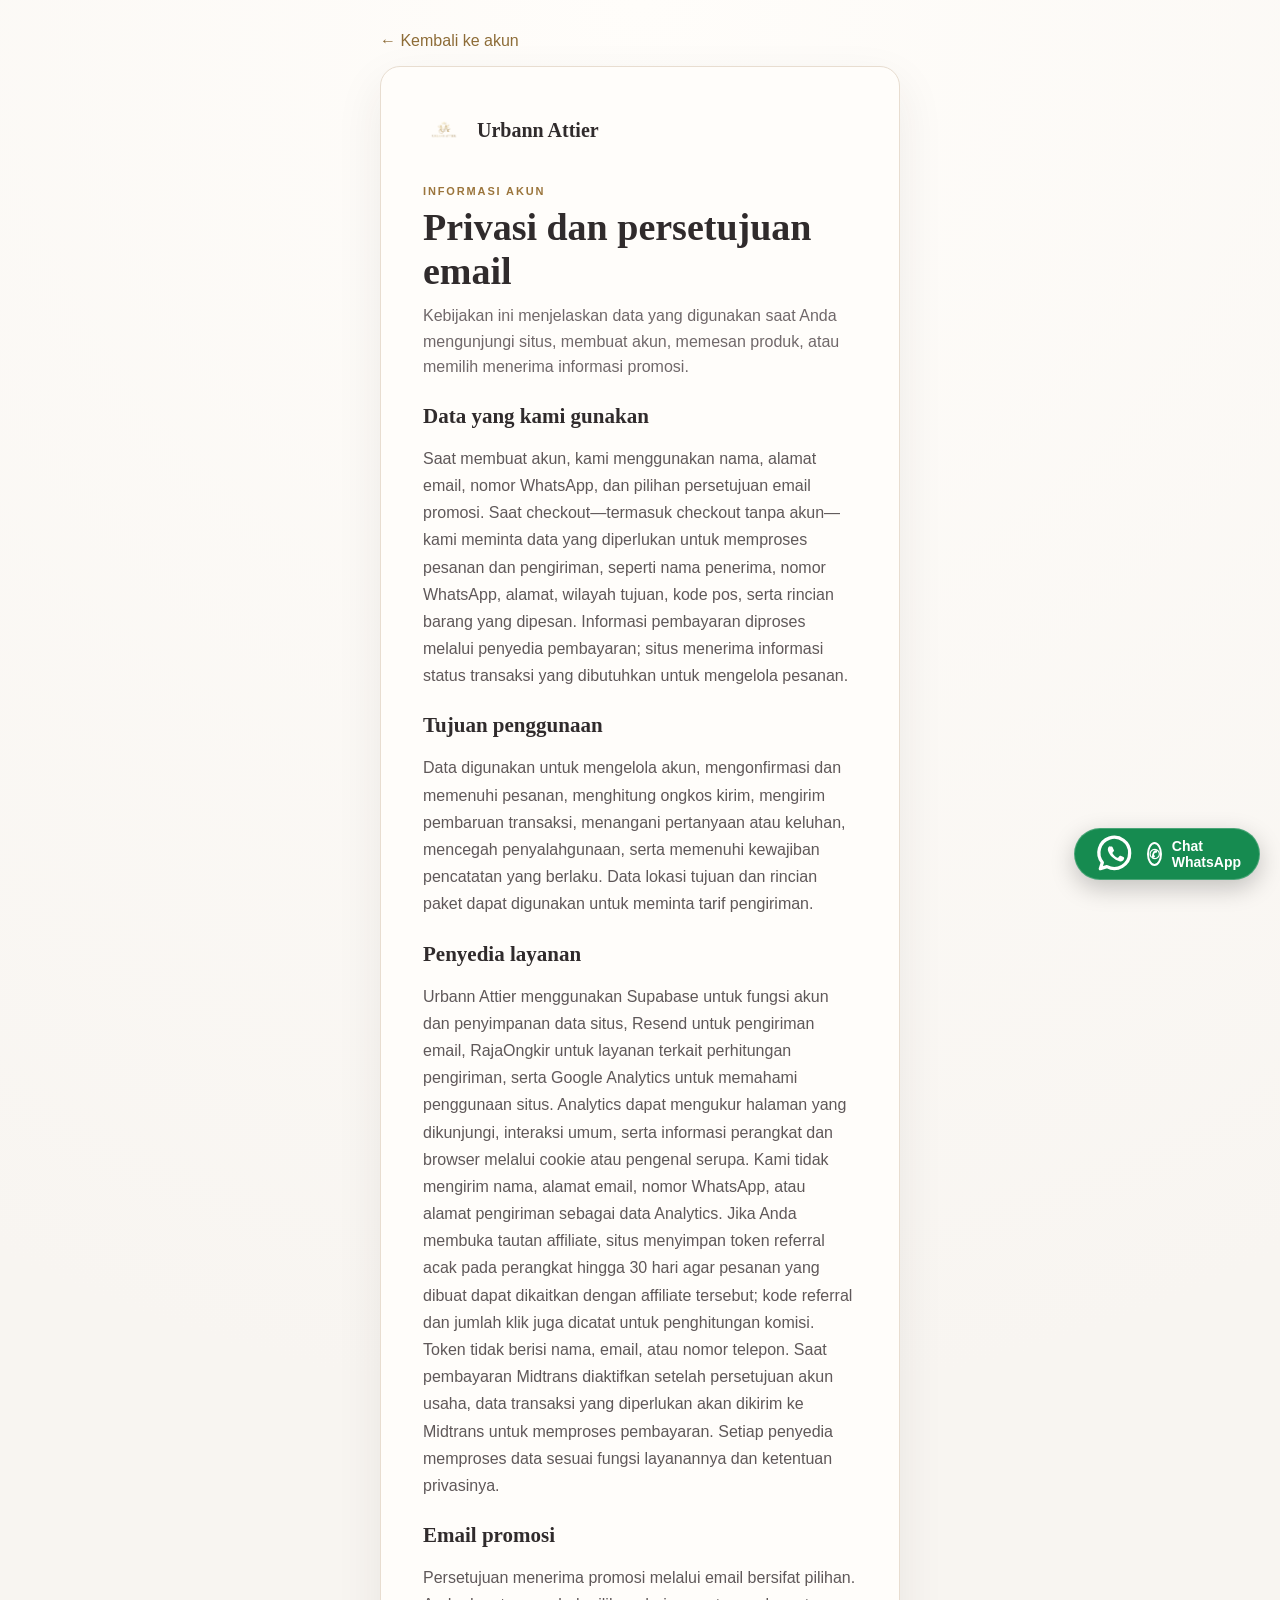
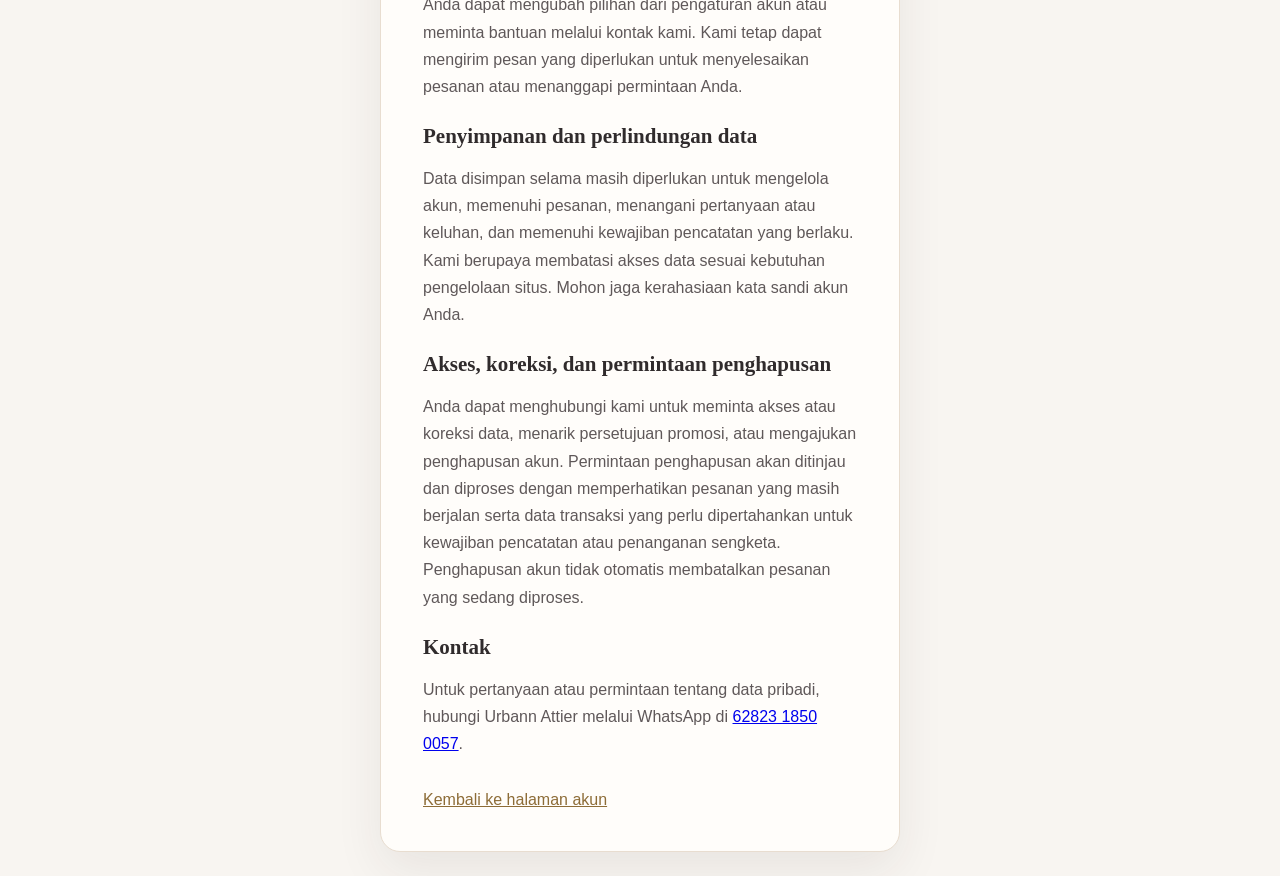
<file: kebijakan-privasi.html>
<!doctype html>
<html lang="id">

<head>
  <meta charset="UTF-8" />
  <meta name="viewport" content="width=device-width, initial-scale=1.0" />
  <meta name="theme-color" content="#f8f5f1" />
  <title>Privasi & Persetujuan Email | Urbann Attier</title>
  <meta name="description"
    content="Pelajari bagaimana Urbann Attier menggunakan data akun, pesanan, pengiriman, serta pilihan persetujuan email promosi pelanggan." />
  <link rel="canonical" href="https://urbannattier.com/kebijakan-privasi.html" />
  <link rel="icon" type="image/x-icon" href="assets/Urban Attier.jpg" />
  <link rel="stylesheet" href="akun.css" />
  <script src="analytics.js"></script>
</head>

<body class="account-body">
  <main class="account-shell">
    <a class="account-back" href="akun.html">&larr; Kembali ke akun</a>
    <article class="account-card account-policy">
      <a class="account-brand" href="index.html">
        <img src="assets/urban attier tf.png" alt="" />
        <span>Urbann Attier</span>
      </a>
      <p class="account-eyebrow">INFORMASI AKUN</p>
      <h1>Privasi dan persetujuan email</h1>
      <p class="account-intro">Kebijakan ini menjelaskan data yang digunakan saat Anda mengunjungi situs, membuat akun,
        memesan produk, atau memilih menerima informasi promosi.</p>

      <h2>Data yang kami gunakan</h2>
      <p>Saat membuat akun, kami menggunakan nama, alamat email, nomor WhatsApp, dan pilihan persetujuan email promosi.
        Saat checkout—termasuk checkout tanpa akun—kami meminta data yang diperlukan untuk memproses pesanan dan
        pengiriman, seperti nama penerima, nomor WhatsApp, alamat, wilayah tujuan, kode pos, serta rincian barang yang
        dipesan. Informasi pembayaran diproses melalui penyedia pembayaran; situs menerima informasi status transaksi
        yang dibutuhkan untuk mengelola pesanan.</p>

      <h2>Tujuan penggunaan</h2>
      <p>Data digunakan untuk mengelola akun, mengonfirmasi dan memenuhi pesanan, menghitung ongkos kirim, mengirim
        pembaruan transaksi, menangani pertanyaan atau keluhan, mencegah penyalahgunaan, serta memenuhi kewajiban
        pencatatan yang berlaku. Data lokasi tujuan dan rincian paket dapat digunakan untuk meminta tarif pengiriman.
      </p>

      <h2>Penyedia layanan</h2>
      <p>Urbann Attier menggunakan Supabase untuk fungsi akun dan penyimpanan data situs, Resend untuk pengiriman email,
        RajaOngkir untuk layanan terkait perhitungan pengiriman, serta Google Analytics untuk memahami penggunaan situs.
        Analytics dapat mengukur halaman yang dikunjungi, interaksi umum, serta informasi perangkat dan browser melalui
        cookie atau pengenal serupa. Kami tidak mengirim nama, alamat email, nomor WhatsApp, atau alamat pengiriman
        sebagai data Analytics. Jika Anda membuka tautan affiliate, situs menyimpan token referral acak pada perangkat
        hingga 30 hari agar pesanan yang dibuat dapat dikaitkan dengan affiliate tersebut; kode referral dan jumlah klik
        juga dicatat untuk penghitungan komisi. Token tidak berisi nama, email, atau nomor telepon. Saat pembayaran
        Midtrans diaktifkan setelah persetujuan akun usaha, data transaksi yang diperlukan akan dikirim ke Midtrans
        untuk memproses pembayaran. Setiap penyedia memproses data sesuai fungsi layanannya dan ketentuan privasinya.
      </p>

      <h2>Email promosi</h2>
      <p>Persetujuan menerima promosi melalui email bersifat pilihan. Anda dapat mengubah pilihan dari pengaturan akun
        atau meminta bantuan melalui kontak kami. Kami tetap dapat mengirim pesan yang diperlukan untuk menyelesaikan
        pesanan atau menanggapi permintaan Anda.</p>

      <h2>Penyimpanan dan perlindungan data</h2>
      <p>Data disimpan selama masih diperlukan untuk mengelola akun, memenuhi pesanan, menangani pertanyaan atau
        keluhan, dan memenuhi kewajiban pencatatan yang berlaku. Kami berupaya membatasi akses data sesuai kebutuhan
        pengelolaan situs. Mohon jaga kerahasiaan kata sandi akun Anda.</p>

      <h2>Akses, koreksi, dan permintaan penghapusan</h2>
      <p>Anda dapat menghubungi kami untuk meminta akses atau koreksi data, menarik persetujuan promosi, atau mengajukan
        penghapusan akun. Permintaan penghapusan akan ditinjau dan diproses dengan memperhatikan pesanan yang masih
        berjalan serta data transaksi yang perlu dipertahankan untuk kewajiban pencatatan atau penanganan sengketa.
        Penghapusan akun tidak otomatis membatalkan pesanan yang sedang diproses.</p>

      <h2>Kontak</h2>
      <p>Untuk pertanyaan atau permintaan tentang data pribadi, hubungi Urbann Attier melalui WhatsApp di <a
          href="https://wa.me/6282318500057" target="_blank" rel="noopener noreferrer">62823 1850 0057</a>.</p>
      <a class="account-policy-link" href="akun.html">Kembali ke halaman akun</a>
    </article>
  </main>
  <a class="floating-chat-link"
    href="https://wa.me/6282318500057?text=Halo%20Urbann%20Attier%2C%20saya%20ingin%20bertanya%20tentang%20data%20pribadi."
    target="_blank" rel="noopener noreferrer" aria-label="Hubungi Urbann Attier melalui WhatsApp"><svg
      class="floating-chat-logo" viewBox="0 0 24 24" aria-hidden="true">
      <path d="M20 11.5a8.4 8.4 0 0 1-12.4 7.4L4 20l1.1-3.4A8.4 8.4 0 1 1 20 11.5Z" fill="none" stroke="currentColor"
        stroke-width="1.8" stroke-linejoin="round" />
      <path
        d="M9 8.3c.2-.4.4-.4.7-.4h.5c.2 0 .4.1.5.4l.7 1.6c.1.2.1.4-.1.6l-.5.6c-.2.2-.2.4-.1.6.6 1 1.5 1.8 2.5 2.3.2.1.4.1.6-.1l.7-.8c.2-.2.4-.2.6-.1l1.5.7c.3.1.4.3.4.5 0 .5-.3 1.2-.8 1.5-.5.4-1.1.5-1.8.3-1.4-.4-2.7-1.2-3.8-2.2-1.1-1-2-2.3-2.4-3.6-.2-.7-.1-1.3.2-1.9.2-.3.5-.6.8-.8Z"
        fill="currentColor" />
    </svg><span class="floating-chat-icon" aria-hidden="true">✆</span><span>Chat WhatsApp</span></a>
</body>

</html>
</file>
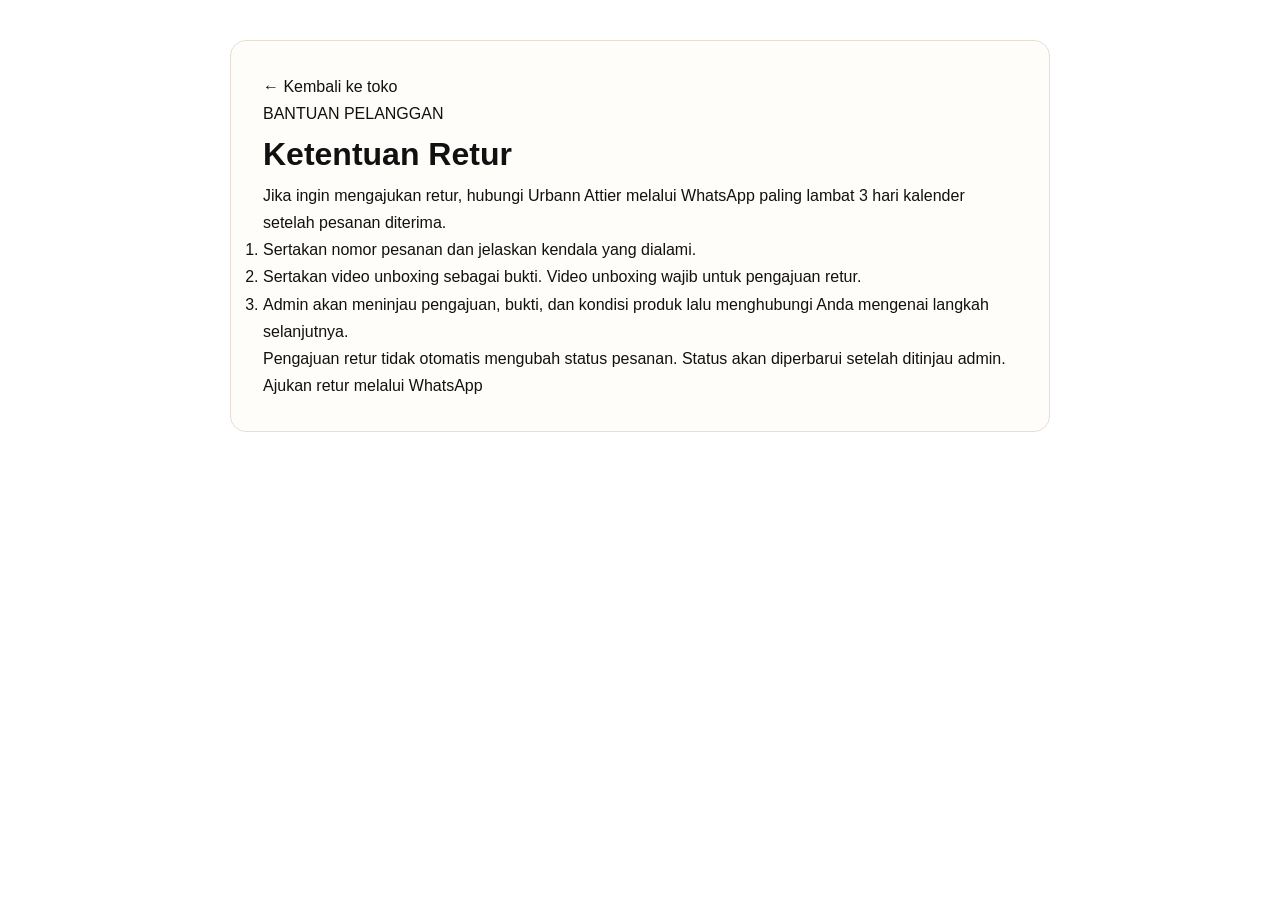
<file: kebijakan-retur.html>
<!doctype html>
<html lang="id">
  <head>
    <meta charset="UTF-8" />
    <meta name="viewport" content="width=device-width, initial-scale=1.0" />
    <meta name="theme-color" content="#f8f5f1" />
    <title>Ketentuan Retur | Urbann Attier</title>
    <meta name="description" content="Informasi pengajuan retur pesanan Urbann Attier." />
    <link rel="icon" type="image/x-icon" href="assets/Urban Attier.jpg" />
    <link rel="stylesheet" href="style.css" />
  </head>
  <body>
    <main class="legal-page" style="width:min(100% - 32px, 820px);margin:40px auto;padding:32px;border:1px solid #e8dfd3;border-radius:16px;background:#fffdfa;line-height:1.7">
      <a href="index.html">← Kembali ke toko</a>
      <p class="eyebrow">BANTUAN PELANGGAN</p>
      <h1>Ketentuan Retur</h1>
      <p>Jika ingin mengajukan retur, hubungi Urbann Attier melalui WhatsApp paling lambat 3 hari kalender setelah pesanan diterima.</p>
      <ol>
        <li>Sertakan nomor pesanan dan jelaskan kendala yang dialami.</li>
        <li>Sertakan video unboxing sebagai bukti. Video unboxing wajib untuk pengajuan retur.</li>
        <li>Admin akan meninjau pengajuan, bukti, dan kondisi produk lalu menghubungi Anda mengenai langkah selanjutnya.</li>
      </ol>
      <p>Pengajuan retur tidak otomatis mengubah status pesanan. Status akan diperbarui setelah ditinjau admin.</p>
      <p><a href="https://wa.me/6282318500057?text=Halo%20Urbann%20Attier%2C%20saya%20ingin%20mengajukan%20retur%20pesanan." target="_blank" rel="noopener noreferrer">Ajukan retur melalui WhatsApp</a></p>
    </main>
  </body>
</html>
</file>
<file: akun.css>
:root {
  color-scheme: light;
  --account-ivory: #f8f5f1;
  --account-paper: #fffdfa;
  --account-charcoal: #302b2c;
  --account-muted: #70686a;
  --account-gold: #b79a68;
  --account-line: #e8ddd0;
  --account-error: #9b263e;
  font-family: Arial, Helvetica, sans-serif;
}

* { box-sizing: border-box; }

body.account-body {
  min-height: 100vh;
  margin: 0;
  color: var(--account-charcoal);
  background: radial-gradient(circle at top, #fffdfa 0, var(--account-ivory) 55%);
}

.account-shell {
  width: min(100% - 32px, 520px);
  margin: 0 auto;
  padding: 32px 0 24px;
}

.account-back {
  display: inline-block;
  margin-bottom: 16px;
  color: #8d6c37;
  text-decoration: none;
}

.account-card {
  padding: clamp(24px, 6vw, 42px);
  border: 1px solid var(--account-line);
  border-radius: 20px;
  background: var(--account-paper);
  box-shadow: 0 18px 48px rgb(48 43 44 / 8%);
}

.account-brand {
  display: inline-flex;
  align-items: center;
  gap: 12px;
  margin-bottom: 34px;
  color: var(--account-charcoal);
  font-family: Georgia, "Times New Roman", serif;
  font-size: 20px;
  font-weight: 700;
  text-decoration: none;
}

.account-brand img { width: 42px; height: 42px; object-fit: contain; }
.account-eyebrow { margin: 0 0 8px; color: #9b753c; font-size: 11px; font-weight: 700; letter-spacing: .17em; }
.account-card h1 { margin: 0; font-family: Georgia, "Times New Roman", serif; font-size: clamp(30px, 7vw, 38px); }
.account-intro { margin: 10px 0 24px; color: var(--account-muted); line-height: 1.6; overflow-wrap: anywhere; }

.account-form { display: grid; gap: 10px; }
.account-form[hidden], .account-profile[hidden] { display: none; }
.account-form > label:not(.account-consent) { margin-top: 5px; font-size: 14px; font-weight: 700; }
.account-form input:not([type="checkbox"]) {
  width: 100%;
  min-height: 46px;
  padding: 11px 13px;
  border: 1px solid #d9cbb9;
  border-radius: 8px;
  color: var(--account-charcoal);
  background: #fff;
  font: inherit;
}
.account-form textarea, .account-form select {
  width: 100%;
  min-height: 46px;
  padding: 11px 13px;
  border: 1px solid #d9cbb9;
  border-radius: 8px;
  color: var(--account-charcoal);
  background: #fff;
  font: inherit;
  resize: vertical;
}
.account-form input:focus-visible, .account-form textarea:focus-visible, .account-consent input:focus-visible, button:focus-visible, a:focus-visible {
  outline: 3px solid rgb(183 154 104 / 38%);
  outline-offset: 2px;
}
.account-hint { margin-top: -5px; color: var(--account-muted); font-size: 12px; }
.account-terms-note { margin: 8px 0 0; color: var(--account-muted); font-size: 13px; line-height: 1.55; }
.account-terms-note a, .account-policy-link { color: #8d6c37; }
.account-policy h2 { margin: 24px 0 8px; font-family: Georgia, "Times New Roman", serif; font-size: 21px; }
.account-policy p:not(.account-eyebrow):not(.account-intro) { color: #5f5859; line-height: 1.7; }
.account-policy-link { display: inline-block; margin-top: 18px; }
.account-policy-action { display: block; width: fit-content; margin: 10px auto 0; padding: 10px 16px; border: 1px solid #d9c7a8; border-radius: 8px; background: #fffaf2; font-weight: 700; text-align: center; text-decoration: underline; text-underline-offset: 3px; }

.member-celebration { width: min(92vw, 520px); max-width: 520px; padding: 0; overflow: hidden; border: 1px solid var(--account-line); border-radius: 20px; color: var(--account-charcoal); background: var(--account-paper); box-shadow: 0 24px 90px rgb(48 43 44 / 28%); }
.member-celebration::backdrop { background: rgb(35 29 30 / 68%); backdrop-filter: blur(5px); }
.celebration-card { position: relative; padding: 46px clamp(26px, 6vw, 48px) 38px; text-align: center; }
.celebration-check { display: grid; width: 68px; height: 68px; margin: 0 auto 20px; place-items: center; border-radius: 50%; color: #fff; background: #8a1734; font-size: 38px; animation: celebration-pop .5s cubic-bezier(.2, .9, .25, 1.4) both; }
.celebration-card h2 { margin: 0; font-family: Georgia, "Times New Roman", serif; font-size: clamp(28px, 6vw, 38px); line-height: 1.18; }
.celebration-card > p:not(.account-eyebrow) { margin: 14px 0 24px; color: var(--account-muted); line-height: 1.6; }
.celebration-continue { display: flex; align-items: center; justify-content: center; text-decoration: none; }
.celebration-sparkles { position: absolute; inset: 12px 10px auto; height: 110px; pointer-events: none; }
.celebration-sparkles span { position: absolute; color: var(--account-gold); animation: sparkle-fall 1.8s ease-out both; }
.celebration-sparkles span:nth-child(1) { left: 13%; font-size: 21px; }
.celebration-sparkles span:nth-child(2) { left: 31%; animation-delay: .16s; }
.celebration-sparkles span:nth-child(3) { right: 15%; font-size: 19px; animation-delay: .08s; }
.celebration-sparkles span:nth-child(4) { right: 33%; animation-delay: .24s; }
.celebration-sparkles span:nth-child(5) { left: 50%; animation-delay: .32s; }

@keyframes celebration-pop { from { opacity: 0; transform: scale(.65); } to { opacity: 1; transform: scale(1); } }
@keyframes sparkle-fall { from { opacity: 0; transform: translateY(0) rotate(0); } 25% { opacity: 1; } to { opacity: 0; transform: translateY(82px) rotate(90deg); } }

@media (prefers-reduced-motion: reduce) {
  .celebration-check, .celebration-sparkles span { animation: none; }
}

.account-consent {
  display: flex;
  align-items: flex-start;
  gap: 10px;
  margin: 9px 0;
  color: #5f5859;
  font-size: 13px;
  font-weight: 400;
  line-height: 1.55;
}
.account-consent input { flex: 0 0 auto; width: 17px; height: 17px; margin: 2px 0 0; accent-color: #8a1734; }
.account-consent a { color: #8d6c37; }

.account-submit, .account-logout {
  width: 100%;
  min-height: 48px;
  border: 1px solid #7f0b2a;
  border-radius: 8px;
  color: #fff;
  background: #870b2d;
  font: inherit;
  font-weight: 700;
  cursor: pointer;
}
.account-submit:disabled, .account-logout:disabled { cursor: wait; opacity: .65; }
.account-submit-secondary { margin-top: 12px; color: var(--account-charcoal); border-color: var(--account-line); background: #f6f0e7; }
.account-text-button { justify-self: center; padding: 7px; border: 0; color: #8d6c37; background: transparent; font: inherit; cursor: pointer; }
.account-status { min-height: 22px; margin: 14px 0 0; color: #476b4d; font-size: 14px; line-height: 1.5; overflow-wrap: anywhere; }
.account-status.is-error { color: var(--account-error); }
.account-switch { margin: 12px 0 0; color: var(--account-muted); text-align: center; font-size: 14px; }
.account-switch button { padding: 0; border: 0; color: #8d6c37; background: none; font: inherit; font-weight: 700; cursor: pointer; }
.account-switch a { color: #8d6c37; font-weight: 700; text-underline-offset: 3px; }
.account-logout { margin-top: 18px; color: var(--account-charcoal); border-color: var(--account-line); background: #fff; }
.account-footnote { margin: 17px 0 0; color: var(--account-muted); text-align: center; font-size: 13px; }

.account-profile { display: grid; gap: 24px; }
.account-profile .account-eyebrow { margin-bottom: 8px; }
.account-profile .account-intro { margin-bottom: 0; }
.member-status-card, .account-profile-section { padding: 20px; border: 1px solid var(--account-line); border-radius: 12px; background: #fff; }
.member-status-heading { display: flex; align-items: center; justify-content: space-between; gap: 14px; }
.member-status-heading .account-eyebrow { margin-bottom: 5px; }
.member-status-heading h2, .account-profile-section h2 { margin: 0; font-family: Georgia, "Times New Roman", serif; font-size: 20px; }
.member-status-badge, .member-email-verified { display: inline-flex; align-items: center; width: fit-content; padding: 6px 10px; border-radius: 999px; color: #315d3d; background: #e9f4ec; font-size: 12px; font-weight: 700; }
.member-status-email { display: flex; flex-wrap: wrap; align-items: center; gap: 8px; margin: 18px 0 4px; color: var(--account-muted); font-size: 13px; }
.member-status-email strong { color: var(--account-charcoal); overflow-wrap: anywhere; }
.member-email-verified { padding: 4px 8px; font-size: 11px; }
.member-email-verified.is-unverified { color: #805413; background: #fff3d6; }
.member-since { margin: 8px 0 16px; color: var(--account-muted); font-size: 13px; }
.member-token-card { display: flex; align-items: center; justify-content: space-between; gap: 18px; padding: 16px; border: 1px solid #e7d5b4; border-radius: 10px; background: #fbf6ed; }
.member-token-card > div:first-child { display: grid; gap: 4px; }
.member-token-card > div:first-child > strong { color: #870b2d; font-family: Georgia, "Times New Roman", serif; font-size: 34px; line-height: 1; }
.member-token-card > div:first-child > span:last-child { color: var(--account-muted); font-size: 12px; }
.member-token-breakdown { color: var(--account-muted); font-size: 12px; }
.member-token-breakdown p { margin: 4px 0; }
.member-token-breakdown strong { color: var(--account-charcoal); }
.member-token-note, .account-section-intro { margin: 12px 0 0; color: var(--account-muted); font-size: 13px; line-height: 1.55; }
.account-profile-section h2 { margin-bottom: 0; }
.account-profile-section .account-section-intro { margin: 7px 0 16px; }
.account-profile-form { gap: 9px; }
.account-profile-form > label:not(.account-consent) { margin-top: 3px; }
.account-address-grid { display: grid; grid-template-columns: repeat(2, minmax(0, 1fr)); gap: 10px; margin-top: 2px; }
.account-address-grid > div { display: grid; gap: 8px; }
.account-address-grid label { font-size: 13px; font-weight: 700; }
.account-address-grid input { min-width: 0; }
.account-email-preferences { padding-bottom: 16px; }
.account-email-preferences .account-consent { margin-bottom: 2px; }
.account-profile .account-status { margin-top: -12px; }
.account-profile .account-logout { margin-top: 0; }

.floating-chat-link {
  position: fixed;
  right: max(20px, env(safe-area-inset-right));
  bottom: max(20px, env(safe-area-inset-bottom));
  z-index: 1200;
  display: inline-flex;
  align-items: center;
  gap: 10px;
  min-height: 52px;
  padding: 0 18px;
  border: 1px solid rgb(255 255 255 / 22%);
  border-radius: 999px;
  color: #fff;
  background: #168b50;
  box-shadow: 0 8px 24px rgb(0 0 0 / 22%);
  font-size: 14px;
  font-weight: 700;
  text-decoration: none;
  animation: hero-cta-pulse 2.6s ease-in-out 1.1s infinite;
}
.floating-chat-link:hover { background: #117744; }
.floating-chat-icon { display: grid; width: 24px; height: 24px; place-items: center; border: 2px solid currentColor; border-radius: 50%; font-size: 13px; line-height: 1; }

@keyframes hero-cta-pulse {
  0%, 100% { transform: scale(1); text-shadow: 0 0 6px rgb(227 195 133 / 32%); }
  50% { transform: scale(1.055); text-shadow: 0 0 15px rgb(247 229 192 / 82%); }
}

@media (prefers-reduced-motion: reduce) {
  .floating-chat-link { animation: none; }
}

@media (max-width: 768px) {
  .floating-chat-link { animation: floating-chat-mobile-pulse 2.4s ease-in-out infinite !important; }
}

@keyframes floating-chat-mobile-pulse {
  0%, 100% { box-shadow: 0 8px 24px rgb(0 0 0 / 22%), 0 0 0 0 rgb(22 139 80 / 0%); }
  50% { box-shadow: 0 8px 24px rgb(0 0 0 / 22%), 0 0 0 8px rgb(22 139 80 / 22%); }
}

@media (max-width: 480px) {
  .account-shell { width: min(100% - 20px, 520px); padding-top: 16px; }
  .account-card { border-radius: 14px; }
  .member-status-card, .account-profile-section { padding: 16px; }
  .member-status-heading { align-items: flex-start; flex-direction: column; }
  .member-token-card { align-items: flex-start; flex-direction: column; }
  .floating-chat-link { right: max(14px, env(safe-area-inset-right)); bottom: max(14px, env(safe-area-inset-bottom)); min-height: 48px; padding: 0 15px; }
}
</file>
<file: style.css>
/* RESET DAN VARIABEL */
* {
  box-sizing: border-box;
  margin: 0;
  padding: 0;
}

:root {
  --gold-dark: #9a7b42;
  --gold-medium: #d1a85d;
  --gold-light: #e3c385;
  --gold-highlight: #f7e5c0;
  --gold-gradient: linear-gradient(
    90deg,
    var(--gold-dark),
    var(--gold-light) 25%,
    var(--gold-highlight) 50%,
    var(--gold-medium) 75%,
    var(--gold-dark)
  );
  --black: #111111;
  --white: #ffffff;
  --cream: #f8f4eb;
  --cream-dark: #e7ddca;
  --charcoal: #302b2c;
  --navy: #000080;
  --burgundy: #800020;
  --gray: #6b6b6b;
  --gray-light: #eeeeee;
  --green: #0d3504;
  --green-light: #4caf50;
  --accent: var(--gold-dark);
  /* Timing animasi pembuka: durasi logo, jeda/judul, lalu transisi keluar. */
  --opening-logo-duration: 1.95s;
  --opening-title-delay: 1.4s;
  --opening-title-duration: 2.1s;
  --opening-exit-delay: 3.5s;
  --opening-exit-duration: .65s;
  --radius: 4px;
  --radius-lg: 12px;
  --font-display: Georgia, "Times New Roman", serif;
  --font-body: "Helvetica Neue", Helvetica, Arial, sans-serif;
}

html {
  scroll-behavior: smooth;
  scroll-padding-top: 76px;
}

body {
  background: var(--white);
  color: var(--black);
  font-family: var(--font-body);
  font-size: 16px;
  line-height: 1.6;
}

body.opening-splash-active { overflow: hidden; }
.opening-splash {
  position: fixed;
  inset: 0;
  z-index: 3000;
  display: grid;
  place-items: center;
  overflow: hidden;
  background: #000;
  animation: opening-curtain-out var(--opening-exit-duration) cubic-bezier(.76, 0, .24, 1) var(--opening-exit-delay) forwards;
}
.opening-splash-logo-stage,
.opening-splash-title-stage {
  position: absolute;
  inset: 0;
  display: grid;
  place-items: center;
  pointer-events: none;
}
.opening-splash-logo-stage { z-index: 2; }
.opening-splash-logo {
  display: block;
  width: min(58vw, 300px);
  height: auto;
  object-fit: contain;
  opacity: 0;
  animation: opening-logo var(--opening-logo-duration) cubic-bezier(.65, 0, .35, 1) forwards;
  will-change: transform, opacity, filter;
}
.opening-splash-title-stage {
  z-index: 1;
  padding: 24px;
  text-align: center;
  animation: opening-title var(--opening-title-duration) cubic-bezier(.65, 0, .35, 1) var(--opening-title-delay) forwards;
  opacity: 0;
  will-change: transform, opacity, filter;
}
.opening-splash-title {
  color: #f8f4eb;
  font-family: var(--font-display);
  font-size: clamp(2rem, 9vw, 4rem);
  font-weight: 700;
  letter-spacing: -.045em;
  line-height: 1.04;
}
.opening-splash-title span { color: var(--gold-light); }

@keyframes opening-logo {
  0% { opacity: 0; transform: scale(.58) rotate(-8deg); filter: blur(7px); }
  14% { opacity: 1; transform: scale(1.06) rotate(3deg); filter: blur(0); }
  27% { transform: scale(.97) rotate(-1.5deg); }
  40%, 76% { opacity: 1; transform: scale(1) rotate(0); filter: blur(0); }
  100% { opacity: 0; transform: scale(1.28) rotate(4deg); filter: blur(9px); }
}
@keyframes opening-title {
  0% { opacity: 0; transform: scale(.82); filter: blur(8px); }
  18% { opacity: 1; transform: scale(1.035); filter: blur(0); }
  29%, 74% { opacity: 1; transform: scale(1); filter: blur(0); }
  100% { opacity: 0; transform: scale(1.07) translateY(-12px); filter: blur(5px); }
}
@keyframes opening-curtain-out {
  to { opacity: 0; visibility: hidden; }
}

@media (max-width: 600px) {
  .opening-splash-logo { width: min(58vw, 235px); }
  .opening-splash-title-stage { padding: 20px; }
  .opening-splash-title { font-size: clamp(2rem, 10vw, 3rem); }
}

@media (prefers-reduced-motion: reduce) {
  .opening-splash { display: none; }
  body.opening-splash-active { overflow: auto; }
  .motion-hero .hero-label,
  .motion-hero .hero-title,
  .motion-hero .hero-sub,
  .motion-hero .hero-actions,
  .motion-hero .hero-title-accent::after,
  .motion-hero .hero-actions .btn-primary {
    animation: none !important;
    opacity: 1 !important;
    transform: none !important;
    translate: none !important;
  }
  .motion-hero .hero-title-accent::after { transform: scaleX(1) !important; }
}

a {
  color: inherit;
  text-decoration: none;
}

button,
a {
  -webkit-tap-highlight-color: transparent;
}

a:focus-visible,
button:focus-visible {
  outline: 3px solid var(--gold-light);
  outline-offset: 4px;
}

.floating-chat-link {
  position: fixed;
  right: max(20px, env(safe-area-inset-right));
  bottom: max(20px, env(safe-area-inset-bottom));
  z-index: 1200;
  display: inline-flex;
  align-items: center;
  gap: 10px;
  min-height: 54px;
  padding: 0 20px;
  border: 1px solid rgb(255 255 255 / 22%);
  border-radius: 999px;
  color: #fff;
  background: #168b50;
  box-shadow: 0 8px 24px rgb(0 0 0 / 22%);
  font-weight: 700;
  text-decoration: none;
  animation: hero-cta-pulse 2.6s ease-in-out 1.1s infinite;
  transition: background-color .18s ease;
}

.floating-chat-link:hover { background: #117744; }
.floating-chat-icon { display: grid; width: 25px; height: 25px; place-items: center; border: 2px solid currentColor; border-radius: 50%; font-size: 14px; line-height: 1; }
.floating-chat-logo { display: none; }

@media (prefers-reduced-motion: reduce) {
  .floating-chat-link { animation: none; }
}

@media (max-width: 768px) {
  .floating-chat-link {
    width: 52px;
    height: 52px;
    min-height: 52px;
    padding: 0;
    justify-content: center;
    border-radius: 50%;
    animation: none !important;
  }
  .floating-chat-link::before {
    content: "Live Chat";
    position: absolute;
    right: 50%;
    bottom: calc(100% + 7px);
    transform: translateX(50%);
    padding: 4px 9px;
    border-radius: 999px;
    color: #342c26;
    background: #fff;
    box-shadow: 0 3px 12px rgb(0 0 0 / 16%);
    font-size: 11px;
    font-weight: 700;
    line-height: 1.3;
    white-space: nowrap;
  }
  .floating-chat-icon,
  .floating-chat-link > span:last-child { display: none; }
  .floating-chat-logo { display: block; width: 27px; height: 27px; }
}

@media (max-width: 480px) {
  .floating-chat-link { right: max(14px, env(safe-area-inset-right)); bottom: max(14px, env(safe-area-inset-bottom)); min-height: 48px; padding: 0 16px; font-size: 14px; }
}

/* NAVIGASI */
.navbar {
  position: sticky;
  top: 0;
  z-index: 999;
  display: flex;
  align-items: center;
  justify-content: space-between;
  width: 100%;
  max-width: none;
  min-height: 82px;
  margin: 0 auto;
  padding: 12px 5%;
  border: 0;
  border-radius: 0;
  background: var(--black);
  box-shadow: none;
  backdrop-filter: none;
  transition:
    min-height 0.3s ease,
    width 0.3s ease,
    box-shadow 0.3s ease,
    background 0.3s ease;
}

.navbar.is-scrolled {
  min-height: 68px;
  width: min(1380px, calc(100% - 48px));
  border: 1px solid rgb(227 195 133 / 18%);
  border-radius: 999px;
  margin: 12px auto 0;
  background: rgb(17 17 17 / 28%);
  border-color: rgb(227 195 133 / 18%);
  box-shadow: 0 10px 30px rgb(0 0 0 / 10%);
  backdrop-filter: blur(8px);
}

.nav-brand {
  display: flex;
  align-items: center;
  flex: 0 0 auto;
  position: relative;
  z-index: 1002;
}

.nav-logo {
  display: block;
  width: auto;
  height: 54px;
  max-width: 160px;
  margin-right: 0;
  border: 0;
  border-radius: 0;
  box-shadow: none;
  object-fit: contain;
}

.nav-brand-name {
  margin-left: 10px;
  font-family: var(--font-display);
  font-size: 19px;
  font-weight: 700;
  letter-spacing: 0.025em;
  white-space: nowrap;
  line-height: 1.1;

  background: var(--gold-gradient);
  background-size: 100%;
  background-clip: text;
  -webkit-background-clip: text;
  -webkit-text-fill-color: transparent;
}

.nav-content {
  display: flex;
  align-items: center;
  gap: clamp(16px, 2vw, 30px);
}

.nav-links {
  display: flex;
  align-items: center;
  gap: clamp(12px, 1.5vw, 24px);
  list-style: none;
}

.nav-links a {
  position: relative;
  display: inline-flex;
  padding: 9px 0;
  color: #f4eee3;
  font-family: var(--font-body);
  font-size: 12px;
  font-weight: 600;
  letter-spacing: 0.025em;
  white-space: nowrap;
  transition:
    color 0.2s ease,
    transform 0.2s ease;
}

.nav-links > li { position: relative; }
.nav-links > li > .nav-category-toggle {
  position: relative;
  display: inline-flex;
  align-items: center;
  gap: 6px;
  padding: 9px 0;
  border: 0;
  color: #f4eee3;
  background: transparent;
  cursor: pointer;
  font-family: var(--font-body);
  font-size: 12px;
  font-weight: 600;
  letter-spacing: 0.025em;
  white-space: nowrap;
}
.nav-category-toggle::after {
  position: absolute;
  right: 0;
  bottom: 2px;
  left: 0;
  height: 2px;
  border-radius: 2px;
  background: var(--gold-light);
  content: "";
  transform: scaleX(0);
  transform-origin: left;
  transition: transform 0.25s ease;
}
.nav-category-item:hover > .nav-category-toggle::after,
.nav-category-item:focus-within > .nav-category-toggle::after,
.nav-category-item.is-open > .nav-category-toggle::after { transform: scaleX(1); }
.nav-category-item:hover > .nav-category-toggle,
.nav-category-item:focus-within > .nav-category-toggle,
.nav-category-item.is-open > .nav-category-toggle { color: var(--gold-light); }
.nav-category-chevron { transition: transform .18s ease; }
.nav-category-item.is-open .nav-category-chevron { transform: rotate(180deg); }
.nav-category-dropdown {
  position: absolute;
  z-index: 1010;
  top: calc(100% + 8px);
  left: -16px;
  display: grid;
  min-width: 210px;
  gap: 3px;
  padding: 9px;
  border: 1px solid rgb(227 195 133 / 26%);
  border-radius: 14px;
  background: rgb(17 17 17 / 98%);
  box-shadow: 0 16px 34px rgb(0 0 0 / 30%);
  list-style: none;
  visibility: hidden;
  opacity: 0;
  transform: translateY(-5px);
  pointer-events: none;
  transition: opacity .18s ease, transform .18s ease, visibility .18s ease;
}
.nav-category-item.is-open > .nav-category-dropdown,
.nav-category-item:hover > .nav-category-dropdown,
.nav-category-item:focus-within > .nav-category-dropdown {
  visibility: visible;
  opacity: 1;
  transform: translateY(0);
  pointer-events: auto;
}
.nav-category-dropdown button {
  width: 100%;
  padding: 9px 10px;
  border: 0;
  border-radius: 8px;
  color: #f4eee3;
  background: transparent;
  cursor: pointer;
  font: inherit;
  font-size: 12px;
  text-align: left;
}
.nav-category-dropdown button:hover,
.nav-category-dropdown button:focus-visible { color: var(--gold-light); background: rgb(255 255 255 / 7%); }
.nav-category-dropdown .nav-category-family > button { font-weight: 700; }
.nav-category-dropdown .nav-category-family > ul {
  display: grid;
  gap: 2px;
  padding: 0 0 5px 10px;
  list-style: none;
}
.nav-category-dropdown .nav-category-family > ul button::before { content: "– "; color: var(--gold-light); }
.nav-category-loading { padding: 9px 10px; color: #b6aa98; font-size: 11px; }

.nav-links a::after {
  position: absolute;
  right: 0;
  bottom: 2px;
  left: 0;
  height: 2px;
  border-radius: 2px;
  background: var(--gold-light);
  content: "";
  transform: scaleX(0);
  transform-origin: left;
  transition: transform 0.25s ease;
}

.nav-links a:hover::after,
.nav-links a:focus-visible::after,
.nav-links a.is-current::after {
  transform: scaleX(1);
}

.nav-links a:hover {
  color: var(--gold-light);
  transform: translateY(-1px);
}

.nav-links a.nav-affiliate-link {
  padding: 9px 12px;
  border: 1px solid rgb(227 195 133 / 55%);
  border-radius: 999px;
  color: var(--gold-light);
}
.nav-links a.nav-affiliate-link::after { display: none; }
.nav-links a.nav-affiliate-link:hover,
.nav-links a.nav-affiliate-link:focus-visible {
  color: var(--black);
  background: var(--gold-light);
}

.nav-search {
  display: flex;
  width: 42px;
  height: 42px;
  align-items: center;
  overflow: hidden;
  border: 1px solid rgb(227 195 133 / 45%);
  border-radius: 999px;
  background: rgb(255 255 255 / 5%);
  transition:
    width 0.3s ease,
    background 0.3s ease,
    border-color 0.3s ease;
}

.nav-search:focus-within,
.nav-search:hover {
  width: 190px;
  background: rgb(255 255 255 / 9%);
  border-color: var(--gold-light);
}
.nav-search input {
  flex: 1 1 auto;
  width: 0;
  min-width: 0;
  padding: 0;
  border: 0;
  outline: 0;
  background: transparent;
  color: var(--white);
  font: inherit;
  font-size: 12px;
  opacity: 0;
  transition:
    opacity 0.2s ease,
    padding 0.3s ease;
}
.nav-search:focus-within input,
.nav-search:hover input {
  padding-left: 14px;
  opacity: 1;
}
.nav-search input::placeholder {
  color: #c7bda9;
}
.nav-search button {
  display: grid;
  width: 40px;
  min-width: 40px;
  height: 40px;
  flex: 0 0 40px;
  place-items: center;
  border: 0;
  background: transparent;
  color: var(--gold-light);
  cursor: pointer;
}
.nav-search svg,
.nav-cart svg {
  width: 20px;
  height: 20px;
  fill: none;
  stroke: currentColor;
  stroke-linecap: round;
  stroke-linejoin: round;
  stroke-width: 1.7;
}

.nav-cart {
  display: inline-flex;
  min-height: 42px;
  align-items: center;
  gap: 8px;
  padding: 0 15px;
  border: 1px solid var(--gold-light);
  border-radius: 999px;
  background: var(--gold-light);
  color: #191510;
  font-size: 12px;
  font-weight: 700;
  white-space: nowrap;
  transition:
    transform 0.2s ease,
    box-shadow 0.2s ease;
}
.nav-cart:hover {
  transform: translateY(-2px);
  box-shadow: 0 7px 20px rgb(227 195 133 / 28%);
}
.nav-cart-count {
  display: grid;
  min-width: 20px;
  height: 20px;
  place-items: center;
  border-radius: 50%;
  background: #191510;
  color: var(--gold-light);
  font-size: 10px;
  transition: transform 0.2s ease;
}
.nav-cart-count.is-bump {
  animation: cart-bump .48s cubic-bezier(.2, .8, .25, 1.2);
}
.cart-count.is-bump { animation: cart-bump .48s cubic-bezier(.2, .8, .25, 1.2); }
.sr-only {
  position: absolute;
  width: 1px;
  height: 1px;
  overflow: hidden;
  clip: rect(0, 0, 0, 0);
  white-space: nowrap;
  clip-path: inset(50%);
}

@keyframes cart-bump {
  0%, 100% { transform: scale(1); }
  38% { transform: scale(1.22); }
  70% { transform: scale(.97); }
}

.hamburger-btn {
  display: none;
  width: 36px;
  height: 28px;
  flex-direction: column;
  justify-content: center;
  gap: 5px;
  border: 0;
  background: transparent;
  cursor: pointer;
}

.bar {
  width: 100%;
  height: 3px;
  border-radius: 2px;
  background: var(--gold-medium);
  transition:
    transform 0.25s ease,
    opacity 0.2s ease;
}

/* HERO */
.hero {
  display: flex;
  min-height: 82vh;
  align-items: center;
  padding: 80px 5%;
  background-color: var(--charcoal);
  background-image:
    linear-gradient(rgb(0 0 0 / 58%), rgb(0 0 0 / 58%)),
    url("assets/urban3.png");
  background-position: center;
  background-size: cover;
}

.hero-content {
  width: 100%;
  max-width: 650px;
}

.hero-label {
  display: block;
  margin-bottom: 18px;
  color: var(--gold-light);
  font-size: 11px;
  font-weight: 700;
  letter-spacing: 0.14em;
  text-transform: uppercase;
}

.hero-title {
  margin-bottom: 24px;
  background: var(--gold-gradient);
  background-clip: text;
  color: var(--gold-light);
  font-family: var(--font-display);
  font-size: clamp(40px, 6vw, 72px);
  font-weight: 400;
  letter-spacing: -0.01em;
  line-height: 1.1;
  -webkit-background-clip: text;
  -webkit-text-fill-color: transparent;
}

.hero-title-accent {
  position: relative;
  display: block;
  width: fit-content;
  padding-bottom: .09em;
  background: var(--gold-gradient);
  background-clip: text;
  -webkit-background-clip: text;
  -webkit-text-fill-color: transparent;
}
.hero-title-accent::after {
  position: absolute;
  right: 0;
  bottom: 0;
  left: 0;
  height: 2px;
  border-radius: 2px;
  background: var(--gold-light);
  content: "";
  transform: scaleX(0);
  transform-origin: left;
}

.hero-sub {
  max-width: 520px;
  margin-bottom: 32px;
  color: var(--white);
  font-size: 16px;
  font-weight: 500;
  line-height: 1.7;
}

.hero-actions {
  display: flex;
  flex-wrap: wrap;
  gap: 12px;
}

.hero-actions .hero-collection-cta {
  position: relative;
  z-index: 0;
  border: 0;
  border-radius: 999px;
  background: var(--burgundy);
  color: var(--white);
  text-shadow: 0 0 8px rgb(227 195 133 / 48%);
  font-weight: 700;
}
.hero-collection-cta::before {
  position: absolute;
  z-index: -1;
  inset: -8px -20px;
  border-radius: inherit;
  background: radial-gradient(ellipse, rgb(227 195 133 / 36%), rgb(227 195 133 / 14%) 48%, transparent 76%);
  content: "";
  filter: blur(8px);
  opacity: .72;
  transform: scale(.9);
}
.hero-actions .hero-collection-cta:hover,
.hero-actions .hero-collection-cta:focus-visible {
  border: 0;
  background: transparent;
  color: #111;
  transform: none;
}

/* TOMBOL */
.btn {
  display: inline-block;
  padding: 13px 24px;
  border: 1px solid var(--gold-medium);
  border-radius: var(--radius);
  cursor: pointer;
  font-size: 13px;
  letter-spacing: 0.05em;
  text-align: center;
  text-transform: uppercase;
  transition:
    background-color 0.2s ease,
    color 0.2s ease,
    transform 0.2s ease;
}

.btn-primary {
  background: var(--burgundy);
  color: var(--white);
}

.btn-secondary {
  background: var(--navy);
  color: var(--white);
}

.btn-primary:hover,
.btn-secondary:hover {
  background: var(--black);
  color: var(--gold-light);
  transform: translateY(-2px);
}

.btn:active,
.btn-detail:active,
.opsi-btn:active,
.spotlight-tab:active {
  transform: scale(.98);
}

/* SECTION UMUM */
.section {
  padding: 76px 5%;
}

.section-alt {
  background: var(--cream);
}

.product-category-browser {
  display: grid;
  gap: 18px;
  margin: -18px auto 30px;
}
.product-category-group h3 {
  margin: 0 0 9px;
  color: var(--charcoal);
  font-family: var(--font-body);
  font-size: 12px;
  font-weight: 700;
  letter-spacing: .06em;
  text-align: center;
  text-transform: uppercase;
}
.product-category-options {
  display: flex;
  flex-wrap: wrap;
  justify-content: center;
  gap: 8px;
}
.category-filter-button {
  min-height: 40px;
  padding: 8px 15px;
  border: 1px solid var(--cream-dark);
  border-radius: 999px;
  color: var(--charcoal);
  background: #fffdfa;
  cursor: pointer;
  font: inherit;
  font-size: 13px;
  transition: color .18s ease, background-color .18s ease, border-color .18s ease;
}
.category-filter-button:hover,
.category-filter-button.is-active {
  border-color: var(--burgundy);
  color: var(--white);
  background: var(--burgundy);
}
.category-browser-loading {
  margin: 0;
  color: var(--gray);
  font-size: 13px;
  text-align: center;
}

.section-header {
  margin: 0 auto 48px;
  text-align: center;
}

.section-label {
  display: block;
  margin-bottom: 12px;
  color: var(--accent);
  font-size: 11px;
  letter-spacing: 0.14em;
  text-transform: uppercase;
}

.section-header h2 {
  margin-bottom: 14px;
  font-family: var(--font-display);
  font-size: clamp(28px, 4vw, 42px);
  font-weight: 400;
  line-height: 1.2;
}

.section-header p {
  max-width: 620px;
  margin: 0 auto;
  color: var(--gray);
  font-size: 15px;
  line-height: 1.7;
}

/* SOROTAN PRODUK DAN PROMO */
.spotlight-section {
  padding: 52px 5% 48px;
  border-bottom: 1px solid var(--cream-dark);
  background: var(--cream);
}
.spotlight-inner {
  width: min(100%, 1240px);
  margin: 0 auto;
}
.spotlight-header {
  margin-bottom: 24px;
}
.spotlight-header h2 {
  margin-bottom: 8px;
  color: var(--charcoal);
  font-family: var(--font-display);
  font-size: clamp(27px, 3.4vw, 38px);
  font-weight: 400;
  line-height: 1.2;
}
.spotlight-header p,
.spotlight-description {
  color: var(--gray);
  font-size: 14px;
}
.spotlight-tabs {
  display: flex;
  justify-content: center;
  gap: 8px;
  margin: 0 auto 22px;
}
.spotlight-tab {
  min-height: 42px;
  padding: 9px 18px;
  border: 1px solid var(--cream-dark);
  border-radius: 999px;
  background: #fffdfa;
  color: var(--charcoal);
  cursor: pointer;
  font: inherit;
  font-size: 13px;
  font-weight: 700;
  transition: background-color .2s ease, color .2s ease, border-color .2s ease;
}
.spotlight-tab:hover,
.spotlight-tab.is-active {
  border-color: var(--burgundy);
  background: var(--burgundy);
  color: var(--white);
}
.spotlight-panel {
  outline: none;
}
.spotlight-panel:focus-visible {
  outline: 2px solid var(--gold-dark);
  outline-offset: 5px;
}
.spotlight-description {
  margin-bottom: 16px;
  text-align: center;
}
.spotlight-products {
  gap: 18px;
}
.spotlight-products[hidden] {
  display: none;
}
.spotlight-products .produk-card {
  position: relative;
  background: var(--charcoal);
}
.spotlight-products .produk-img {
  position: relative;
}
.spotlight-product-badge {
  position: absolute;
  top: 12px;
  left: 12px;
  z-index: 1;
  padding: 5px 10px;
  border-radius: 999px;
  background: var(--burgundy);
  color: var(--white);
  font-size: 10px;
  font-weight: 700;
  letter-spacing: .06em;
  text-transform: uppercase;
}
.spotlight-promo {
  display: flex;
  min-height: 255px;
  align-items: center;
  justify-content: space-between;
  gap: 24px;
  overflow: hidden;
  padding: clamp(24px, 5vw, 48px);
  border: 1px solid var(--gold-dark);
  border-radius: var(--radius-lg);
  background: linear-gradient(120deg, var(--burgundy), #4e0b20);
  color: var(--white);
}
.spotlight-promo[hidden] {
  display: none;
}
.spotlight-promo-empty[hidden],
.spotlight-launch[hidden] {
  display: none;
}
.spotlight-promo-copy {
  max-width: 680px;
}
.spotlight-promo-label {
  color: var(--gold-light);
  font-size: 11px;
  font-weight: 700;
  letter-spacing: .14em;
  text-transform: uppercase;
}
.spotlight-promo h3 {
  margin: 8px 0 10px;
  color: var(--gold-highlight);
  font-family: var(--font-display);
  font-size: clamp(25px, 4vw, 38px);
  font-weight: 400;
  line-height: 1.2;
}
.spotlight-promo p {
  max-width: 600px;
  margin-bottom: 20px;
  color: #f8e9e9;
  font-size: 14px;
  line-height: 1.7;
}
.spotlight-promo .btn {
  display: inline-block;
  background: var(--gold-light);
  color: var(--charcoal);
  font-weight: 700;
}
.spotlight-promo-mark {
  flex: 0 0 auto;
  color: rgb(255 255 255 / 12%);
  font-family: var(--font-display);
  font-size: clamp(86px, 17vw, 150px);
  font-weight: 700;
  line-height: .9;
}
.spotlight-promo-image {
  width: min(32%, 300px);
  max-height: 300px;
  flex: 0 0 auto;
  border: 1px solid rgb(255 255 255 / 24%);
  border-radius: 12px;
  object-fit: cover;
  box-shadow: 0 14px 36px rgb(0 0 0 / 22%);
}
.spotlight-promo-image[hidden] {
  display: none;
}
.spotlight-promo-date,
.spotlight-launch-date {
  margin: -9px 0 17px;
  color: var(--gold-light);
  font-size: 12px;
  font-weight: 700;
  letter-spacing: .03em;
}
.spotlight-launch {
  display: grid;
  grid-template-columns: minmax(0, 1.1fr) minmax(0, .9fr);
  align-items: center;
  overflow: hidden;
  border: 1px solid var(--gold-dark);
  border-radius: var(--radius-lg);
  background: var(--charcoal);
  box-shadow: 0 16px 38px rgb(48 43 44 / 15%);
}
.spotlight-launch-image-wrap {
  position: relative;
  min-height: 320px;
  overflow: hidden;
  background: #1c1919;
}
.spotlight-launch-image-wrap::after {
  position: absolute;
  inset: 0;
  background: linear-gradient(110deg, transparent 25%, rgb(255 255 255 / 16%) 48%, transparent 70%);
  content: "";
  transform: translateX(-100%);
  animation: spotlight-shimmer 6.5s ease-in-out infinite;
  pointer-events: none;
}
.spotlight-launch-image-wrap img {
  width: 100%;
  height: 100%;
  min-height: 320px;
  display: block;
  object-fit: cover;
  animation: spotlight-image-drift 18s ease-in-out infinite alternate;
}
.spotlight-launch-stamp {
  position: absolute;
  z-index: 1;
  top: 20px;
  left: 20px;
  padding: 9px 14px;
  border: 1px solid var(--gold-light);
  border-radius: 999px;
  background: rgb(48 43 44 / 88%);
  color: var(--gold-highlight);
  font-size: 11px;
  font-weight: 700;
  letter-spacing: .14em;
  animation: spotlight-glow 1.4s ease-out .25s 1 both;
}
.spotlight-launch-copy {
  padding: clamp(24px, 5vw, 56px);
  color: var(--white);
}
.spotlight-launch-copy h3 {
  margin: 8px 0 12px;
  color: var(--gold-highlight);
  font-family: var(--font-display);
  font-size: clamp(29px, 4vw, 48px);
  font-weight: 400;
  line-height: 1.15;
}
.spotlight-launch-copy > p:not(.spotlight-launch-date) {
  margin-bottom: 16px;
  color: #f0e7e3;
  font-size: 14px;
  line-height: 1.7;
}
.spotlight-launch-copy .spotlight-launch-date {
  margin: 0 0 20px;
}
.spotlight-launch-copy .btn {
  background: var(--gold-light);
  color: var(--charcoal);
  font-weight: 700;
}
.spotlight-promo-empty {
  display: flex;
  align-items: center;
  gap: 18px;
  padding: 22px 26px;
  border: 1px solid var(--cream-dark);
  border-radius: var(--radius-lg);
  background: #fffdfa;
}
.spotlight-promo-empty > span {
  color: var(--gold-dark);
  font-size: 30px;
  animation: spotlight-glow 1.4s ease-out .2s 1 both;
}
.spotlight-promo-empty strong {
  color: var(--charcoal);
}
.spotlight-promo-empty p {
  color: var(--gray);
  font-size: 13px;
}
.spotlight-promo-empty a {
  flex: 0 0 auto;
  margin-left: auto;
  color: var(--burgundy);
  font-size: 13px;
  font-weight: 700;
}
.spotlight-footer {
  margin-top: 18px;
  text-align: center;
}
.spotlight-footer a {
  color: var(--burgundy);
  font-size: 13px;
  font-weight: 700;
}
.spotlight-footer a:hover {
  text-decoration: underline;
}

/* KARTU PRODUK */
.produk-grid {
  display: grid;
  grid-template-columns: repeat(3, minmax(0, 1fr));
  gap: 24px;
}

.produk-card {
  overflow: hidden;
  border: 1px solid var(--gold-medium);
  border-radius: var(--radius-lg);
  background: var(--black);
  box-shadow: 0 4px 16px rgb(0 0 0 / 18%);
  transition:
    transform 0.2s ease,
    box-shadow 0.2s ease;
}

.produk-card:hover {
  transform: translateY(-4px);
  box-shadow: 0 12px 28px rgb(0 0 0 / 16%);
}

.produk-img { overflow: hidden; }
.produk-img img { transition: transform .45s cubic-bezier(.2, .7, .2, 1); }

@media (hover: hover) and (pointer: fine) {
  .produk-card:hover .produk-img img { transform: scale(1.045); }
}

.motion-enabled .motion-reveal {
  opacity: 0;
  transform: translate3d(0, 22px, 0) scale(.985);
  transition: opacity .72s cubic-bezier(.22, 1, .36, 1) var(--motion-delay, 0ms), transform .72s cubic-bezier(.22, 1, .36, 1) var(--motion-delay, 0ms);
  will-change: opacity, transform;
}
.motion-enabled .motion-reveal.is-visible { opacity: 1; transform: translate3d(0, 0, 0) scale(1); will-change: auto; }

.opening-finished.motion-enabled .motion-hero .hero-label,
.opening-finished.motion-enabled .motion-hero .hero-title,
.opening-finished.motion-enabled .motion-hero .hero-sub,
.opening-finished.motion-enabled .motion-hero .hero-actions {
  animation: hero-copy-in .78s cubic-bezier(.33, 1, .68, 1) both;
}
.opening-finished.motion-enabled .motion-hero .hero-label { animation-delay: 0ms; }
.opening-finished.motion-enabled .motion-hero .hero-title { animation-delay: 140ms; }
.opening-finished.motion-enabled .motion-hero .hero-sub { animation-delay: 480ms; }
.opening-finished.motion-enabled .motion-hero .hero-actions { animation-delay: 680ms; }
.opening-finished.motion-enabled .motion-hero .hero-title-accent::after { animation: hero-underline-in .68s cubic-bezier(.33, 1, .68, 1) 520ms both; }
.opening-finished.motion-enabled .motion-hero .hero-actions .hero-collection-cta {
  animation: hero-cta-pulse 2.6s ease-in-out 1.1s infinite;
}
.opening-finished.motion-enabled .motion-hero .hero-actions .hero-collection-cta::before {
  animation: hero-cta-glow 2.6s ease-in-out 1.1s infinite;
}

@keyframes hero-copy-in {
  from { opacity: 0; transform: translate3d(0, 22px, 0) scale(.99); }
  to { opacity: 1; transform: translate3d(0, 0, 0) scale(1); }
}

@keyframes hero-underline-in {
  from { transform: scaleX(0); }
  to { transform: scaleX(1); }
}

@keyframes hero-cta-pulse {
  0%, 100% { transform: scale(1); text-shadow: 0 0 6px rgb(227 195 133 / 32%); }
  50% { transform: scale(1.055); text-shadow: 0 0 15px rgb(247 229 192 / 82%); }
}
@keyframes hero-cta-glow {
  0%, 100% { opacity: .52; transform: scale(.88); }
  50% { opacity: 1; transform: scale(1.08); }
}

@keyframes checkout-value-in {
  0% { opacity: .4; transform: translateY(3px); }
  100% { opacity: 1; transform: translateY(0); }
}
.checkout-value-updated { animation: checkout-value-in .42s cubic-bezier(.22, 1, .36, 1); }

.produk-img {
  display: flex;
  aspect-ratio: 3 / 4;
  align-items: center;
  justify-content: center;
  background: var(--gray-light);
}

.produk-img img {
  width: 100%;
  height: 100%;
  object-fit: cover;
}

.produk-info {
  padding: 16px 18px 20px;
}

.produk-nama {
  margin-bottom: 4px;
  color: var(--gold-light);
  font-family: var(--font-display);
  font-size: 15px;
  font-weight: 600;
  text-transform: capitalize;
}

.produk-harga {
  margin-bottom: 10px;
  color: var(--gold-medium);
  font-family: var(--font-display);
  font-size: 14px;
  font-weight: 600;
}

.produk-stok {
  color: var(--gray);
  font-size: 12px;
}

.produk-stok.habis {
  color: #cc4444;
}

.btn-detail {
  display: inline-block;
  margin-top: 12px;
  padding: 10px 18px;
  border: 1px solid var(--gold-medium);
  border-radius: var(--radius-lg);
  background: var(--green);
  color: var(--gold-light);
  cursor: pointer;
  font-family: var(--font-display);
  font-size: 12px;
  letter-spacing: 0.06em;
  text-transform: uppercase;
  transition:
    background-color 0.2s ease,
    color 0.2s ease,
    transform 0.2s ease;
}

.btn-detail:hover {
  transform: translateY(-2px);
  background: var(--green-light);
  color: var(--black);
}

/* KEUNGGULAN DAN TESTIMONI */
.keunggulan-grid {
  display: grid;
  grid-template-columns: repeat(3, minmax(0, 1fr));
  gap: 24px;
}

.keunggulan-card {
  padding: 28px;
  border: 1px solid var(--cream-dark);
  border-radius: var(--radius-lg);
  background: var(--white);
}

.keunggulan-icon {
  margin-bottom: 14px;
  color: var(--accent);
  font-size: 24px;
}

.keunggulan-card h3 {
  margin-bottom: 10px;
  font-size: 16px;
  font-weight: 600;
}

.keunggulan-card p {
  color: var(--gray);
  font-size: 14px;
  line-height: 1.7;
}

/* PESANAN CUSTOM */
.custom-order-section {
  background: var(--white);
}

.custom-order-layout {
  display: grid;
  grid-template-columns: minmax(0, 0.92fr) minmax(0, 1.08fr);
  align-items: center;
  gap: clamp(32px, 6vw, 76px);
  max-width: 1180px;
  margin: 0 auto;
}

.custom-order-visual {
  overflow: hidden;
  border: 1px solid var(--cream-dark);
  border-radius: var(--radius-lg);
  background: var(--cream);
  box-shadow: 15px 10px 11px 0px rgba(0,0,0,0.29);
-webkit-box-shadow: 15px 10px 11px 0px rgba(0,0,0,0.29);
-moz-box-shadow: 15px 10px 11px 0px rgba(0,0,0,0.29);
}

.custom-order-visual img {
  display: block;
  width: 100%;
  aspect-ratio: 4 / 3;
  object-fit: cover;
  object-position: center;
}


.custom-order-content > .section-label {
  margin-bottom: 8px;
}

.custom-order-content > h2 {
  margin-bottom: 14px;
  font-family: var(--font-display);
  font-size: clamp(30px, 4vw, 42px);
  font-weight: 400;
  line-height: 1.2;
}

.custom-order-intro,
.custom-order-steps p,
.custom-order-terms p {
  color: var(--gray);
  font-size: 14px;
  line-height: 1.7;
}

.custom-order-steps {
  display: grid;
  gap: 18px;
  margin: 26px 0;
  list-style: none;
}

.custom-order-steps li {
  display: grid;
  grid-template-columns: 38px minmax(0, 1fr);
  gap: 14px;
  align-items: start;
}

.custom-step-number {
  display: grid;
  width: 36px;
  height: 36px;
  place-items: center;
  border: 1px solid var(--gold-medium);
  border-radius: 50%;
  color: var(--gold-dark);
  font-size: 12px;
  font-weight: 700;
}

.custom-order-steps h3 {
  margin-bottom: 3px;
  font-size: 15px;
  font-weight: 600;
}

.custom-order-terms {
  margin-bottom: 22px;
  padding: 16px 18px;
  border-left: 3px solid var(--gold-medium);
  background: var(--cream);
}

.custom-order-terms strong {
  display: block;
  margin-bottom: 4px;
  font-size: 13px;
}

.custom-order-cta {
  display: inline-flex;
  align-items: center;
  justify-content: center;
  min-height: 46px;
  padding: 12px 22px;
}

/* KONTAK */
.kontak-grid {
  display: grid;
  max-width: 700px;
  grid-template-columns: repeat(2, minmax(0, 1fr));
  gap: 20px;
  margin: 0 auto;
}

.kontak-card {
  display: flex;
  align-items: center;
  gap: 20px;
  padding: 24px;
  border: 1px solid var(--cream-dark);
  border-radius: var(--radius-lg);
  background: var(--white);
  transition:
    border-color 0.2s ease,
    transform 0.2s ease,
    box-shadow 0.2s ease;
}

.kontak-card:hover {
  transform: translateY(-2px);
  border-color: var(--gold-medium);
  box-shadow: 0 8px 24px rgb(0 0 0 / 7%);
}

.kontak-icon {
  display: flex;
  width: 48px;
  height: 48px;
  flex: 0 0 48px;
  align-items: center;
  justify-content: center;
  border-radius: var(--radius);
  background: var(--black);
  color: var(--white);
  font-size: 12px;
  font-weight: 700;
  letter-spacing: 0.05em;
}

.kontak-card h3 {
  margin-bottom: 4px;
  font-size: 15px;
  font-weight: 600;
}

.kontak-card p {
  color: var(--gray);
  font-size: 13px;
}

/* FOOTER */
.footer {
  padding: 52px 5% 20px;
  background: var(--charcoal);
  color: var(--cream);
}

.footer-main {
  display: grid;
  grid-template-columns: 1.15fr .8fr 1fr 1.65fr;
  gap: clamp(24px, 4vw, 56px);
  max-width: 1400px;
  margin: 0 auto;
  padding-bottom: 36px;
}

.footer-brand {
  display: inline-flex;
  align-items: center;
  gap: 11px;
  margin-bottom: 10px;
  color: var(--gold-light);
  font-family: var(--font-display);
  font-size: 18px;
  font-weight: 600;
  letter-spacing: 0.06em;
  text-decoration: none;
}

.footer-brand img {
  width: 116px;
  height: 86px;
  flex: 0 0 auto;
  border: 1px solid rgb(209 168 93 / 35%);
  border-radius: 8px;
  background: #111;
  object-fit: contain;
}

.footer-about > p,
.footer-courier-note {
  max-width: 250px;
  color: rgb(248 244 235 / 70%);
  font-size: 12px;
}

.footer-links,
.footer-couriers {
  display: flex;
  flex-direction: column;
  align-items: flex-start;
  gap: 9px;
}

.footer-links h2,
.footer-couriers h2 {
  margin-bottom: 5px;
  color: var(--gold-light);
  font-size: 12px;
  font-weight: 700;
  letter-spacing: .11em;
  text-transform: uppercase;
}

.footer-links a,
.footer-bottom a {
  color: rgb(248 244 235 / 78%);
  font-size: 13px;
  text-decoration: none;
  transition: color .2s ease;
}

.footer-links a:hover,
.footer-bottom a:hover {
  color: var(--gold-light);
}

.footer-courier-list {
  display: grid;
  width: 100%;
  grid-template-columns: repeat(5, minmax(0, 1fr));
  gap: 8px;
}

.footer-courier {
  display: flex;
  min-width: 0;
  flex-direction: column;
  align-items: center;
  gap: 5px;
  color: rgb(248 244 235 / 78%);
  font-size: 10px;
  text-align: center;
}

.footer-courier-logo {
  display: flex;
  width: 100%;
  height: 38px;
  align-items: center;
  justify-content: center;
  padding: 5px;
  overflow: hidden;
  border-radius: 5px;
  background: #fff;
}

.footer-courier-logo img {
  display: block;
  width: 100%;
  max-width: 100%;
  height: 100%;
  object-fit: contain;
}

.footer-courier-note {
  margin-top: 2px;
  font-size: 11px;
}

.footer-bottom {
  display: flex;
  max-width: 1400px;
  align-items: center;
  justify-content: space-between;
  gap: 12px;
  margin: 0 auto;
  padding-top: 16px;
  border-top: 1px solid rgb(248 244 235 / 18%);
  color: rgb(248 244 235 / 60%);
  font-size: 11px;
}

.footer-copy {
  color: var(--gray);
  font-size: 12px;
}

/* DETAIL PRODUK */
.detail-section {
  padding: 60px 5% 100px;
}

.detail-wrapper {
  display: flex;
  max-width: 1100px;
  gap: 56px;
  margin: 0 auto;
}

.detail-img {
  overflow: hidden;
  flex: 1;
  aspect-ratio: 3 / 4;
  border-radius: var(--radius-lg);
  background: var(--gray-light);
}

.detail-img img {
  width: 100%;
  height: 100%;
  object-fit: cover;
}

.detail-info {
  display: flex;
  flex: 1;
  flex-direction: column;
  justify-content: center;
}

.detail-info h1 {
  margin-bottom: 12px;
  font-family: var(--font-display);
  font-size: clamp(28px, 4vw, 38px);
  font-weight: 400;
}

.detail-harga {
  margin-bottom: 8px;
  color: var(--accent);
  font-size: 22px;
  font-weight: 600;
}

.opsi-group {
  margin-top: 28px;
}

.opsi-label {
  margin-bottom: 10px;
  color: var(--gray);
  font-size: 13px;
  letter-spacing: 0.06em;
  text-transform: uppercase;
}

.opsi-list {
  display: flex;
  flex-wrap: wrap;
  gap: 10px;
}

.opsi-btn {
  padding: 10px 18px;
  border: 1px solid var(--cream-dark);
  border-radius: var(--radius);
  background: var(--white);
  cursor: pointer;
  font-size: 14px;
  transition:
    border-color 0.2s ease,
    background-color 0.2s ease,
    color 0.2s ease;
}

.opsi-btn:hover {
  border-color: var(--black);
}

.opsi-btn.opsi-aktif {
  border-color: var(--black);
  background: var(--black);
  color: var(--white);
}

.pilihan-status {
  margin-top: 20px;
  margin-bottom: 8px;
  color: var(--gray);
  font-size: 13px;
}

.btn-checkout {
  width: 100%;
  margin-top: 12px;
  border: 0;
  background: #25d366;
  color: var(--black);
  text-align: center;
}

.btn-checkout:hover {
  background: #1fa855;
}

.halaman-detail {
  min-height: 100vh;
  background: var(--white);
}

.halaman-detail .detail-section {
  max-width: 1240px;
  margin: 0 auto;
}

.detail-kembali {
  display: inline-block;
  margin-bottom: 22px;
  color: var(--accent);
  font-size: 14px;
}

.detail-kembali:hover {
  text-decoration: underline;
}

.detail-page-title {
  margin-bottom: 32px;
  font-family: var(--font-display);
  font-size: clamp(30px, 4vw, 44px);
  font-weight: 400;
  line-height: 1.2;
}

.detail-loading {
  padding: 48px 0;
  color: var(--gray);
  text-align: center;
}

.detail-galeri {
  flex: 1;
  min-width: 0;
}

.detail-img {
  width: 100%;
  max-height: 760px;
}

.detail-gallery-label {
  margin-top: 12px;
  color: var(--gray);
  font-size: 13px;
}

.detail-photo-thumbnails {
  display: flex;
  gap: 9px;
  margin-top: 12px;
  overflow-x: auto;
}

.detail-photo-thumb {
  flex: 0 0 74px;
  width: 74px;
  height: 96px;
  padding: 3px;
  border: 1px solid var(--cream-dark);
  border-radius: 7px;
  background: var(--white);
  cursor: pointer;
}

.detail-photo-thumb img {
  width: 100%;
  height: 100%;
  border-radius: 4px;
  object-fit: cover;
}

.detail-photo-thumb.aktif,
.detail-photo-thumb:hover {
  border-color: var(--gold-dark);
  box-shadow: 0 0 0 1px var(--gold-dark);
}

.detail-info {
  min-width: 0;
}

.detail-harga {
  margin-bottom: 0;
  color: var(--burgundy);
  font-size: 28px;
}

.detail-price-caption {
  color: var(--gray);
  font-size: 13px;
}

.detail-price-list {
  display: grid;
  gap: 10px;
  margin-top: 18px;
  padding: 16px;
  border: 1px solid var(--cream-dark);
  border-radius: var(--radius);
  background: var(--cream);
}

.detail-price-row {
  display: flex;
  align-items: baseline;
  justify-content: space-between;
  gap: 16px;
  font-size: 14px;
}

.detail-price-row strong {
  text-align: right;
}

.detail-terms {
  margin-top: 20px;
  padding: 16px;
  border-left: 3px solid var(--gold-medium);
  border-radius: 0 var(--radius) var(--radius) 0;
  background: var(--cream);
}

.detail-terms h2 {
  margin-bottom: 8px;
  font-family: var(--font-display);
  font-size: 17px;
  font-weight: 600;
}

.detail-terms ul {
  display: grid;
  gap: 6px;
  padding-left: 18px;
  color: var(--gray);
  font-size: 13px;
}

.detail-terms strong {
  color: var(--black);
}

.detail-purchase {
  display: grid;
  gap: 10px;
  margin-top: 24px;
  padding: 18px;
  border: 1px solid var(--cream-dark);
  border-radius: var(--radius-lg);
  background: var(--white);
}

.detail-purchase h2 {
  margin-bottom: 2px;
  font-family: var(--font-display);
  font-size: 19px;
  font-weight: 400;
}

.detail-purchase label {
  margin-top: 4px;
  font-size: 13px;
  font-weight: 600;
}

.detail-purchase select,
.detail-purchase input {
  width: 100%;
  min-height: 44px;
  padding: 9px 12px;
  border: 1px solid var(--cream-dark);
  border-radius: var(--radius);
  background: var(--white);
  color: var(--black);
  font: inherit;
}

.detail-purchase-help,
.detail-purchase-summary {
  color: var(--gray);
  font-size: 12px;
  line-height: 1.6;
}

.detail-current-pricing {
  display: grid;
  gap: 8px;
  margin-top: 6px;
  padding-top: 12px;
  border-top: 1px solid var(--cream-dark);
}

.detail-current-pricing p {
  display: flex;
  justify-content: space-between;
  gap: 12px;
  font-size: 14px;
}

.detail-current-pricing strong {
  text-align: right;
}

.detail-current-pricing .detail-subtotal {
  padding-top: 8px;
  border-top: 1px solid var(--cream-dark);
  font-size: 16px;
}

.detail-color-list {
  display: grid;
  grid-template-columns: repeat(auto-fill, minmax(88px, 1fr));
  gap: 10px;
}

.detail-thumbnail {
  overflow: hidden;
  padding: 4px;
  border: 1px solid var(--cream-dark);
  border-radius: var(--radius);
  background: var(--white);
  color: var(--black);
  cursor: pointer;
  text-align: center;
  transition:
    border-color 0.2s ease,
    box-shadow 0.2s ease;
}

.detail-thumbnail img {
  display: block;
  width: 100%;
  aspect-ratio: 3 / 4;
  border-radius: 2px;
  object-fit: cover;
}

.detail-thumbnail span {
  display: block;
  padding: 5px 2px 2px;
  font-size: 11px;
}

.detail-thumbnail:hover,
.detail-thumbnail.aktif {
  border-color: var(--gold-dark);
  box-shadow: 0 0 0 1px var(--gold-dark);
}

.detail-stock {
  margin-top: 20px;
  padding: 12px 14px;
  border-radius: var(--radius);
  background: var(--cream);
  color: var(--gray);
  font-size: 13px;
}

.detail-description {
  margin-top: 24px;
}

.detail-description h2 {
  margin-bottom: 8px;
  font-family: var(--font-display);
  font-size: 20px;
  font-weight: 400;
}

.detail-description p,
.detail-payment-note {
  color: var(--gray);
  font-size: 14px;
  line-height: 1.7;
}

.detail-spec-list {
  display: grid;
  gap: 10px;
  margin-top: 18px;
}

.detail-spec-row {
  display: grid;
  grid-template-columns: minmax(110px, 0.7fr) 1.3fr;
  gap: 12px;
  padding-bottom: 8px;
  border-bottom: 1px solid var(--cream-dark);
  font-size: 14px;
}

.detail-spec-row dt {
  color: var(--gray);
  text-transform: capitalize;
}

.detail-spec-row dd {
  margin: 0;
}

.size-guide-title {
  margin: 28px 0 12px;
  font-family: var(--font-display);
  font-size: 19px;
  font-weight: 400;
}

.size-table-wrap {
  overflow-x: auto;
  border: 1px solid var(--cream-dark);
  border-radius: var(--radius);
}

.size-table {
  width: 100%;
  min-width: 520px;
  border-collapse: collapse;
  background: var(--white);
  font-size: 13px;
  text-align: left;
}

.size-table caption {
  padding: 10px 12px;
  background: var(--cream);
  color: var(--gray);
  text-align: left;
}

.size-table th,
.size-table td {
  padding: 11px 12px;
  border-top: 1px solid var(--cream-dark);
}

.size-table thead th {
  background: var(--cream);
  font-weight: 600;
}

.size-table tbody th {
  font-weight: 600;
}

.btn-checkout:disabled {
  background: #dddddd;
  color: #555555;
  cursor: not-allowed;
  opacity: 1;
}

.detail-payment-note {
  margin-top: 8px;
  font-size: 12px;
}

.btn-add-cart {
  width: 100%;
  margin-top: 20px;
}

.cart-action-status {
  min-height: 1.5em;
  margin-top: 8px;
  color: #2d6a4f;
  font-size: 13px;
}

.cart-action-status.is-error,
.cart-stock-error {
  color: #a12622;
}

.cart-stock-error {
  margin-top: 8px;
  font-size: 13px;
  line-height: 1.5;
}

.cart-view-link {
  display: inline-block;
  margin-top: 6px;
  color: var(--accent);
  font-size: 14px;
  font-weight: 600;
}

.cart-view-link:hover {
  text-decoration: underline;
}

.cart-count {
  font-weight: 700;
}

/* HALAMAN KERANJANG */
.halaman-keranjang {
  min-height: 100vh;
  background: var(--cream);
}

.cart-page {
  width: min(100% - 40px, 1050px);
  margin: 0 auto;
  padding: 52px 0 80px;
}

.cart-page > .detail-page-title {
  margin-bottom: 28px;
}

.cart-items {
  display: grid;
  gap: 16px;
}

.cart-item {
  display: grid;
  grid-template-columns: 120px minmax(0, 1fr) auto;
  align-items: start;
  gap: 20px;
  padding: 20px;
  border: 1px solid var(--cream-dark);
  border-radius: var(--radius-lg);
  background: var(--white);
}

.cart-item-image {
  width: 120px;
  aspect-ratio: 3 / 4;
  border-radius: var(--radius);
  background: var(--gray-light);
  object-fit: cover;
}

.cart-item-info h2 {
  margin-bottom: 4px;
  font-family: var(--font-display);
  font-size: 21px;
  font-weight: 400;
}

.cart-item-info p {
  margin-top: 5px;
  color: var(--gray);
  font-size: 13px;
}

.cart-item-variant {
  margin-bottom: 8px;
}

.cart-quantity {
  width: 120px;
  min-height: 40px;
  margin-top: 4px;
  padding: 8px 10px;
  border: 1px solid var(--cream-dark);
  border-radius: var(--radius);
  font: inherit;
}

.cart-item-info label {
  display: block;
  margin-top: 10px;
  font-size: 13px;
  font-weight: 600;
}

.cart-item-info .cart-line-total {
  margin-top: 12px;
  color: var(--black);
  font-size: 15px;
}

.cart-remove {
  padding: 8px 12px;
  border: 1px solid #c66;
  border-radius: var(--radius);
  background: var(--white);
  color: #a22;
  cursor: pointer;
}

.cart-remove:hover {
  background: #fff3f3;
}

.cart-summary {
  display: grid;
  max-width: 460px;
  gap: 12px;
  margin: 24px 0 0 auto;
  padding: 22px;
  border: 1px solid var(--cream-dark);
  border-radius: var(--radius-lg);
  background: var(--white);
}

.cart-summary h2 {
  font-family: var(--font-display);
  font-size: 22px;
  font-weight: 400;
}

.cart-summary > p {
  display: flex;
  justify-content: space-between;
  gap: 12px;
  color: var(--gray);
  font-size: 14px;
}

.cart-summary > p strong {
  color: var(--black);
  text-align: right;
}

.cart-summary .cart-grand-total {
  padding-top: 12px;
  border-top: 1px solid var(--cream-dark);
  font-size: 16px;
}

.cart-checkout {
  width: 100%;
}

.cart-checkout:disabled {
  border-color: #cccccc;
  background: #dddddd;
  color: #555555;
  cursor: not-allowed;
}

.cart-summary > p:last-child {
  display: block;
  font-size: 12px;
}

.cart-empty {
  padding: 42px 24px;
  border: 1px solid var(--cream-dark);
  border-radius: var(--radius-lg);
  background: var(--white);
  text-align: center;
}

.cart-empty h2 {
  margin-bottom: 8px;
  font-family: var(--font-display);
  font-weight: 400;
}

.cart-empty p {
  margin-bottom: 20px;
  color: var(--gray);
}

/* TAMPILAN TABLET DAN PONSEL */
@media (max-width: 768px) {
  .navbar {
    padding: 0 4%;
  }

  .nav-brand {
    font-size: 19px;
  }

  .nav-logo {
    height: 44px;
    margin-right: 10px;
  }

  .hamburger-btn {
    position: relative;
    z-index: 1001;
    display: flex;
  }

  .nav-links {
    position: fixed;
    z-index: 1000;
    top: 68px;
    right: 0;
    bottom: 0;
    left: 0;
    display: flex;
    flex-direction: column;
    align-items: center;
    gap: 30px;
    padding: 48px 20px;
    background: var(--black);
    visibility: hidden;
    opacity: 0;
    transform: translateY(-8px);
    transition:
      opacity 0.2s ease,
      transform 0.2s ease,
      visibility 0.2s ease;
  }

  .nav-category-item { grid-column: 1 / -1; }
  .nav-links > li > .nav-category-toggle {
    width: 100%;
    justify-content: flex-start;
    padding: 11px 3px;
    font-size: 13px;
  }
  .nav-category-dropdown,
  .nav-category-item:hover > .nav-category-dropdown,
  .nav-category-item:focus-within > .nav-category-dropdown,
  .nav-category-item.is-open > .nav-category-dropdown {
    position: static;
    display: none;
    min-width: 0;
    margin: 0 0 8px;
    padding: 5px 8px;
    border: 0;
    border-left: 1px solid rgb(227 195 133 / 36%);
    border-radius: 0;
    background: transparent;
    box-shadow: none;
    visibility: visible;
    opacity: 1;
    transform: none;
    pointer-events: auto;
  }
  .nav-category-item.is-open > .nav-category-dropdown { display: grid; }
  .nav-category-dropdown button { padding: 8px 10px; font-size: 12px; }

  .nav-links.active {
    visibility: visible;
    opacity: 1;
    transform: translateY(0);
  }

  .nav-links a {
    font-size: 16px;
  }

  .hamburger-btn.active .bar:nth-child(1) {
    transform: translateY(8px) rotate(45deg);
  }

  .hamburger-btn.active .bar:nth-child(2) {
    opacity: 0;
  }

  .hamburger-btn.active .bar:nth-child(3) {
    transform: translateY(-8px) rotate(-45deg);
  }

  .hero {
    min-height: 68vh;
    justify-content: center;
    padding: 56px 5%;
    text-align: center;
  }

  .hero-title-accent {
    margin-inline: auto;
  }

  .hero-sub {
    margin-right: auto;
    margin-left: auto;
  }

  .hero-actions {
    justify-content: center;
  }

  .produk-grid {
    grid-template-columns: repeat(2, minmax(0, 1fr));
    gap: 16px;
  }

  .keunggulan-grid {
    grid-template-columns: 1fr;
  }

  .detail-wrapper {
    flex-direction: column;
    gap: 28px;
  }

  .detail-page-title {
    margin-bottom: 24px;
  }

  .detail-img {
    width: 100%;
    max-width: 520px;
    margin: 0 auto;
  }

  .footer {
    padding: 38px 5% 18px;
  }

  .footer-main {
    grid-template-columns: repeat(2, minmax(0, 1fr));
    gap: 28px 20px;
    padding-bottom: 28px;
  }

  .footer-about,
  .footer-couriers {
    grid-column: 1 / -1;
  }

  .footer-courier-list {
    grid-template-columns: repeat(5, minmax(0, 1fr));
    gap: 7px;
  }

  .footer-courier-logo {
    height: 36px;
    padding: 4px;
  }

  .footer-bottom {
    flex-wrap: wrap;
  }
}

@media (max-width: 380px) {
  .footer-main {
    gap: 24px 14px;
  }

  .footer-courier-list {
    grid-template-columns: repeat(3, minmax(0, 1fr));
    gap: 10px;
    max-width: 270px;
  }

  .footer-bottom {
    align-items: flex-start;
    flex-direction: column;
  }
}

@media (max-width: 768px) {
  .cart-item {
    grid-template-columns: 90px minmax(0, 1fr);
    gap: 14px;
  }

  .cart-item-image {
    width: 90px;
  }

  .cart-remove {
    grid-column: 2;
    justify-self: start;
  }

  .cart-summary {
    max-width: none;
  }
}

.member-welcome {
  width: min(92vw, 680px);
  max-width: 680px;
  max-height: min(92vh, 760px);
  padding: 0;
  overflow: auto;
  border: 1px solid var(--cream-dark);
  border-radius: 22px;
  color: var(--charcoal, #302b2c);
  background: #fffdfa;
  box-shadow: 0 24px 90px rgb(35 25 20 / 30%);
}

.member-welcome::backdrop {
  background: rgb(28 23 22 / 68%);
  backdrop-filter: blur(5px);
}

.member-welcome[open] { animation: member-welcome-in .36s ease-out both; }

.member-welcome-card {
  position: relative;
  padding: clamp(28px, 6vw, 48px);
  text-align: center;
}

.member-welcome-logo { width: 66px; height: 66px; margin-bottom: 14px; object-fit: contain; }
.member-welcome .section-label { margin: 0 0 9px; color: #9b753c; }
.member-welcome h2 { margin: 0; color: #302b2c; font-family: Georgia, "Times New Roman", serif; font-size: clamp(27px, 6vw, 38px); line-height: 1.13; }
.member-welcome-intro { max-width: 430px; margin: 14px auto 20px; color: #70686a; line-height: 1.65; }

.welcome-choice-grid { display: grid; grid-template-columns: repeat(2, minmax(0, 1fr)); gap: 14px; text-align: left; }
.welcome-choice { display: flex; min-height: 238px; flex-direction: column; padding: 19px; border: 1px solid #e8ddd0; border-radius: 14px; background: #faf6ef; }
.welcome-choice-affiliate { border-color: rgb(183 140 77 / 52%); background: linear-gradient(145deg, #fbf7f0, #fffdfa); }
.welcome-choice-label { margin: 0 0 8px; color: #9b753c; font-size: 9px; font-weight: 700; letter-spacing: .13em; }
.welcome-choice h3 { margin: 0 0 8px; color: #302b2c; font: 600 20px Georgia, "Times New Roman", serif; }
.welcome-choice > p:not(.welcome-choice-label) { margin: 0 0 16px; color: #70686a; font-size: 13px; line-height: 1.55; }
.welcome-choice .btn { width: 100%; min-height: 46px; justify-content: center; margin-top: auto; cursor: pointer; font: inherit; text-decoration: none; text-align: center; }
.welcome-choice .btn-secondary { border: 1px solid #d8c8b5; color: #5e5145; background: #fffdfa; }
.welcome-continue { margin-top: 17px; padding: 7px 10px; border: 0; color: #675d56; background: transparent; text-decoration: underline; text-underline-offset: 3px; cursor: pointer; font-size: 13px; }
.member-welcome-note { margin: 14px 0 0; color: #807779; font-size: 12px; }
.member-welcome-close { position: absolute; top: 14px; right: 16px; width: 36px; height: 36px; border: 0; border-radius: 50%; color: #746b6b; background: #f5efe8; font-size: 25px; line-height: 1; cursor: pointer; }

@keyframes member-welcome-in {
  from { opacity: 0; transform: translateY(14px) scale(.98); }
  to { opacity: 1; transform: translateY(0) scale(1); }
}

@media (prefers-reduced-motion: reduce) {
  .member-welcome[open] { animation: none; }
}

@media (max-width: 560px) {
  .member-welcome-card { padding: 34px 22px 25px; }
  .welcome-choice-grid { grid-template-columns: 1fr; gap: 10px; }
  .welcome-choice { min-height: 0; padding: 16px; }
  .welcome-choice h3 { font-size: 19px; }
}

@media (max-width: 480px) {
  .section {
    padding: 60px 5%;
  }

  .section-header {
    margin-bottom: 36px;
  }

  .spotlight-section {
    padding: 42px 5% 38px;
  }
  .spotlight-header {
    margin-bottom: 20px;
  }
  .spotlight-tabs {
    gap: 5px;
    margin-bottom: 16px;
  }
  .spotlight-tab {
    min-height: 40px;
    padding: 8px 9px;
    font-size: 11px;
  }
  .spotlight-section .spotlight-products {
    grid-template-columns: repeat(2, minmax(0, 1fr));
    gap: 10px;
  }
  .spotlight-products .produk-info {
    padding: 12px 10px 14px;
  }
  .spotlight-promo {
    min-height: 0;
    padding: 24px 20px;
    flex-direction: column;
    align-items: stretch;
  }
  .spotlight-promo-mark {
    display: none;
  }
  .spotlight-promo-image {
    width: 100%;
    max-height: 250px;
  }
  .spotlight-promo-empty {
    align-items: flex-start;
    flex-wrap: wrap;
    padding: 18px;
  }
  .spotlight-promo-empty a {
    margin-left: 48px;
  }
  .spotlight-launch {
    grid-template-columns: 1fr;
  }
  .spotlight-launch-image-wrap,
  .spotlight-launch-image-wrap img {
    min-height: 250px;
    max-height: 360px;
  }

  .motion-enabled .motion-reveal {
    transform: translateY(9px);
    transition-duration: .28s;
  }
  .motion-enabled .motion-hero .hero-label,
  .motion-enabled .motion-hero .hero-title,
  .motion-enabled .motion-hero .hero-sub,
  .motion-enabled .motion-hero .hero-actions {
    animation-duration: .34s;
  }
  .motion-enabled .motion-hero .hero-title { animation-delay: 45ms; }
  .motion-enabled .motion-hero .hero-sub { animation-delay: 90ms; }
  .motion-enabled .motion-hero .hero-actions { animation-delay: 135ms; }

  .produk-grid,
  .kontak-grid {
    grid-template-columns: 1fr;
  }

  .keunggulan-card {
    padding: 24px;
  }

  .hero-actions .btn {
    width: 100%;
  }

  .kontak-card {
    gap: 14px;
    padding: 20px;
  }

  .cart-page {
    width: min(100% - 28px, 1050px);
    padding-top: 32px;
  }

  .cart-item {
    grid-template-columns: 72px minmax(0, 1fr);
    gap: 12px;
    padding: 14px;
  }

  .cart-item-image {
    width: 72px;
  }

  .cart-item-info h2 {
    font-size: 18px;
  }
}

@media (max-width: 760px) {
  .spotlight-launch-image-wrap::after,
  .spotlight-launch-image-wrap img,
  .spotlight-launch-stamp,
  .spotlight-promo-empty > span { animation: none; }
}

@media (prefers-reduced-motion: reduce) {
  *,
  *::before,
  *::after {
    scroll-behavior: auto !important;
    transition-duration: 0.01ms !important;
    animation-duration: 0.01ms !important;
    animation-iteration-count: 1 !important;
  }
  .hero-title-accent::after,
  .hero-actions .btn-primary { animation: none !important; }
  .hero-title-accent::after { transform: scaleX(1); }
}

/* NAVBAR KONSEP 3: kapsul ringkas, pencarian melebar, dan menu mobile */
@media (max-width: 1020px) {
  .navbar {
    width: 100%;
    min-height: 70px;
    margin: 0 auto;
    padding: 9px 16px;
    border-radius: 0;
  }

  .navbar.is-scrolled {
    width: calc(100% - 32px);
    margin: 12px auto 0;
    border-radius: 999px;
  }

  .nav-logo {
    height: 48px;
  }

  .hamburger-btn {
    position: relative;
    z-index: 1002;
    display: flex;
    width: 40px;
    height: 40px;
    flex: 0 0 40px;
    align-items: center;
    padding: 7px;
    border: 1px solid rgb(227 195 133 / 40%);
    border-radius: 50%;
  }

  .bar {
    height: 2px;
  }

  .nav-content {
    position: absolute;
    top: calc(100% + 10px);
    right: 0;
    left: 0;
    display: flex;
    flex-direction: column;
    align-items: stretch;
    gap: 18px;
    padding: 22px;
    border: 1px solid rgb(227 195 133 / 26%);
    border-radius: 26px;
    background: rgb(17 17 17 / 98%);
    box-shadow: 0 20px 45px rgb(0 0 0 / 35%);
    visibility: hidden;
    opacity: 0;
    transform: translateY(-8px) scale(0.98);
    transform-origin: top right;
    transition:
      opacity 0.22s ease,
      transform 0.22s ease,
      visibility 0.22s ease;
  }

  .nav-content.active {
    visibility: visible;
    opacity: 1;
    transform: translateY(0) scale(1);
  }

  .nav-links {
    position: static;
    display: grid;
    grid-template-columns: repeat(2, minmax(0, 1fr));
    gap: 4px 18px;
    padding: 0;
    background: transparent;
    visibility: visible;
    opacity: 1;
    transform: none;
  }

  .nav-links {
    align-items: stretch;
  }
  .nav-category-item { grid-column: 1 / -1; }
  .nav-links > li > .nav-category-toggle {
    width: 100%;
    justify-content: flex-start;
    padding: 11px 3px;
    font-size: 13px;
  }
  .nav-category-dropdown,
  .nav-category-item:hover > .nav-category-dropdown,
  .nav-category-item:focus-within > .nav-category-dropdown,
  .nav-category-item.is-open > .nav-category-dropdown {
    position: static;
    display: none;
    min-width: 0;
    margin: 0 0 8px;
    padding: 5px 8px;
    border: 0;
    border-left: 1px solid rgb(227 195 133 / 36%);
    border-radius: 0;
    background: transparent;
    box-shadow: none;
    visibility: visible;
    opacity: 1;
    transform: none;
    pointer-events: auto;
  }
  .nav-category-item.is-open > .nav-category-dropdown { display: grid; }
  .nav-category-dropdown button { padding: 8px 10px; font-size: 12px; }
  .nav-links a {
    width: 100%;
    padding: 11px 3px;
    font-size: 13px;
  }
  .nav-search,
  .nav-search:focus-within,
  .nav-search:hover {
    width: 100%;
    height: 44px;
  }
  .nav-search input {
    opacity: 1;
  }
  .nav-search input {
    padding-left: 14px;
  }
  .nav-cart {
    justify-content: center;
  }
  .hamburger-btn.active .bar:nth-child(1) {
    transform: translateY(7px) rotate(45deg);
  }
  .hamburger-btn.active .bar:nth-child(2) {
    opacity: 0;
  }
  .hamburger-btn.active .bar:nth-child(3) {
    transform: translateY(-7px) rotate(-45deg);
  }
}

@media (max-width: 480px) {
  .navbar {
    width: 100%;
    padding: 8px 13px;
  }
  .navbar.is-scrolled {
    width: calc(100% - 22px);
    padding: 8px 13px;
    background: rgb(17 17 17 / 28%);
    backdrop-filter: blur(8px);
  }
  .nav-brand {
    align-items: center;
    gap: 8px;
  }
  .nav-logo {
    width: 48px;
    height: 48px;
    max-width: 48px;
    flex: 0 0 48px;
    margin: 0;
    object-fit: cover;
    object-position: center top;
    clip-path: inset(0 0 44%);
    transform: translateY(8px);
  }
  .nav-brand-name {
    font-size: 16px;
    margin-left: 0;
  }
  .nav-content {
    padding: 18px;
  }
}

.produk-empty {
  grid-column: 1 / -1;
  padding: 32px 12px;
  color: var(--gray);
  text-align: center;
}
.search-results-highlight .section-header {
  animation: search-arrive 0.8s ease;
}
@keyframes search-arrive {
  50% {
    transform: translateY(-4px);
  }
}

@keyframes spotlight-rise {
  from { opacity: 0; transform: translate3d(0, 18px, 0) scale(.99); }
  to { opacity: 1; transform: translate3d(0, 0, 0) scale(1); }
}
@keyframes spotlight-shimmer {
  65%, 100% { transform: translateX(100%); }
}
@keyframes spotlight-image-drift {
  from { transform: scale(1); }
  to { transform: scale(1.025); }
}
@keyframes spotlight-glow {
  0% { box-shadow: 0 0 0 0 rgb(227 195 133 / 0%); }
  45% { box-shadow: 0 0 0 5px rgb(227 195 133 / 14%); }
  100% { box-shadow: 0 0 0 0 rgb(227 195 133 / 0%); }
}

@media (max-width: 600px) {
  .motion-enabled .motion-reveal {
    transform: translate3d(0, 14px, 0) scale(.99);
    transition-duration: .56s;
  }
  .opening-finished.motion-enabled .motion-hero .hero-label,
  .opening-finished.motion-enabled .motion-hero .hero-title,
  .opening-finished.motion-enabled .motion-hero .hero-sub,
  .opening-finished.motion-enabled .motion-hero .hero-actions { animation-duration: .68s; }
  .opening-finished.motion-enabled .motion-hero .hero-title { animation-delay: 100ms; }
  .opening-finished.motion-enabled .motion-hero .hero-sub { animation-delay: 360ms; }
  .opening-finished.motion-enabled .motion-hero .hero-actions { animation-delay: 520ms; }
  .opening-finished.motion-enabled .motion-hero .hero-title-accent::after { animation-delay: 400ms; animation-duration: .55s; }
  .opening-finished.motion-enabled .motion-hero .hero-actions .hero-collection-cta,
  .opening-finished.motion-enabled .motion-hero .hero-actions .hero-collection-cta::before { animation-delay: 1.1s; animation-duration: 2.6s; }
  .produk-img img { transition-duration: .35s; }
}

@media (prefers-reduced-motion: reduce) {
  .spotlight-launch,
  .spotlight-launch-image-wrap::after,
  .spotlight-launch-image-wrap img,
  .spotlight-launch-stamp,
  .spotlight-promo-empty > span {
    animation: none !important;
  }
}

@media (prefers-reduced-motion: reduce) {
  .navbar,
  .nav-search,
  .nav-content,
  .nav-cart,
  .nav-cart-count,
  .nav-links a,
  .nav-links a::after {
    transition: none !important;
    animation: none !important;
  }
}

/* HALAMAN CHECKOUT */
.halaman-checkout {
  min-height: 100vh;
  background: var(--cream);
}
.checkout-page {
  width: min(100% - 40px, 1180px);
  margin: 0 auto;
  padding: 38px 0 80px;
}
.checkout-heading {
  margin: 24px 0 28px;
}
.checkout-heading .section-label {
  margin-bottom: 6px;
}
.checkout-heading .detail-page-title {
  margin-bottom: 22px;
}
.checkout-steps {
  display: flex;
  gap: 10px;
  list-style: none;
  color: var(--gray);
  font-size: 12px;
}
.checkout-steps li {
  display: flex;
  align-items: center;
  gap: 8px;
}
.checkout-steps li:not(:last-child)::after {
  width: 28px;
  height: 1px;
  background: var(--cream-dark);
  content: "";
}
.checkout-steps .is-current {
  color: var(--gold-dark);
  font-weight: 700;
}
.checkout-layout {
  display: grid;
  grid-template-columns: minmax(0, 1.55fr) minmax(300px, 0.85fr);
  align-items: start;
  gap: 24px;
}
.checkout-main {
  display: grid;
  gap: 16px;
}
.checkout-card,
.checkout-summary,
.checkout-empty {
  padding: 24px;
  border: 1px solid var(--cream-dark);
  border-radius: var(--radius-lg);
  background: var(--white);
}
.checkout-card-heading {
  display: flex;
  align-items: flex-start;
  gap: 12px;
  margin-bottom: 20px;
}
.checkout-number {
  display: grid;
  width: 30px;
  height: 30px;
  flex: 0 0 30px;
  place-items: center;
  border: 1px solid var(--gold-medium);
  border-radius: 50%;
  color: var(--gold-dark);
  font-size: 13px;
  font-weight: 700;
}
.checkout-card-heading h2,
.checkout-summary h2 {
  margin: 0;
  font-family: var(--font-display);
  font-size: 22px;
  font-weight: 400;
}
.checkout-card-heading p {
  margin-top: 3px;
  color: var(--gray);
  font-size: 13px;
}
.checkout-products {
  display: grid;
  gap: 14px;
}
.checkout-product {
  display: grid;
  grid-template-columns: 76px minmax(0, 1fr) auto;
  align-items: center;
  gap: 14px;
  padding-bottom: 14px;
  border-bottom: 1px solid var(--cream-dark);
}
.checkout-product:last-child {
  padding-bottom: 0;
  border-bottom: 0;
}
.checkout-product > img {
  width: 76px;
  aspect-ratio: 3 / 4;
  border-radius: var(--radius);
  background: var(--gray-light);
  object-fit: cover;
}
.checkout-product-info h3 {
  font-size: 15px;
}
.checkout-product-info p {
  margin-top: 3px;
  color: var(--gray);
  font-size: 12px;
}
.checkout-product-price {
  display: grid;
  gap: 3px;
  text-align: right;
  font-size: 13px;
}
.checkout-product-price span {
  color: var(--gray);
}
.checkout-edit-link,
.checkout-back-link {
  display: inline-block;
  margin-top: 16px;
  color: var(--gold-dark);
  font-size: 13px;
  font-weight: 700;
}
.checkout-edit-link:hover,
.checkout-back-link:hover {
  text-decoration: underline;
}
.checkout-form {
  display: grid;
  grid-template-columns: repeat(2, minmax(0, 1fr));
  gap: 15px 14px;
}
.checkout-form label {
  display: grid;
  gap: 6px;
  font-size: 13px;
  font-weight: 600;
}
.checkout-form input,
.checkout-form textarea {
  width: 100%;
  min-height: 44px;
  padding: 10px 12px;
  border: 1px solid var(--cream-dark);
  border-radius: var(--radius);
  background: #fff;
  color: var(--black);
  font: inherit;
  font-size: 13px;
}
.checkout-form textarea {
  resize: vertical;
}
.checkout-form input:focus,
.checkout-form textarea:focus {
  border-color: var(--gold-dark);
  outline: 2px solid rgb(154 123 66 / 18%);
}
.checkout-location-search {
  display: flex;
  align-items: stretch;
  gap: 9px;
}
.checkout-location-search input {
  flex: 1 1 auto;
  min-width: 0;
}
.checkout-location-search .btn {
  flex: 0 0 auto;
  min-height: 44px;
  white-space: nowrap;
}
.checkout-field-hint {
  color: var(--gray);
  font-size: 11px;
  font-weight: 400;
  line-height: 1.5;
}
.checkout-location-results {
  display: grid;
  max-height: 260px;
  overflow-y: auto;
  border: 1px solid var(--cream-dark);
  border-radius: var(--radius);
  background: #fff;
}
.checkout-location-results[hidden] {
  display: none;
}
.checkout-location-option {
  display: grid;
  gap: 4px;
  padding: 11px 12px;
  border: 0;
  border-bottom: 1px solid var(--cream-dark);
  background: #fff;
  color: var(--black);
  text-align: left;
  cursor: pointer;
}
.checkout-location-option:last-child {
  border-bottom: 0;
}
.checkout-location-option:hover,
.checkout-location-option:focus-visible {
  background: var(--cream);
}
.checkout-location-option strong {
  font-size: 13px;
}
.checkout-location-option span {
  color: var(--gray);
  font-size: 11px;
  font-weight: 400;
  line-height: 1.4;
}
.checkout-location-selected {
  margin: 0;
  color: #3b6844;
  font-size: 12px;
  font-weight: 600;
}
.checkout-location-selected:empty {
  display: none;
}
.checkout-package-weight {
  margin-bottom: 12px;
  color: var(--gray);
  font-size: 12px;
  line-height: 1.5;
}
.checkout-rate-button {
  min-height: 44px;
}
.checkout-rate-button:disabled {
  opacity: 0.65;
  cursor: not-allowed;
}
.checkout-rate-list {
  display: grid;
  gap: 9px;
  margin-top: 12px;
}
.checkout-rate-option {
  display: grid;
  grid-template-columns: 18px minmax(0, 1fr) auto;
  align-items: center;
  gap: 10px;
  padding: 12px;
  border: 1px solid var(--cream-dark);
  border-radius: var(--radius);
  background: #fff;
  cursor: pointer;
}
.checkout-rate-option:focus-within,
.checkout-rate-option:has(input:checked) {
  border-color: var(--gold-dark);
  background: #fffaf2;
  box-shadow: 0 0 0 2px rgb(154 123 66 / 12%);
}
.checkout-rate-option input {
  width: 16px;
  height: 16px;
  margin: 0;
  accent-color: var(--gold-dark);
}
.checkout-rate-details {
  display: grid;
  gap: 4px;
  min-width: 0;
}
.checkout-rate-details strong,
.checkout-rate-cost {
  color: var(--black);
  font-size: 12px;
}
.checkout-rate-details small {
  color: var(--gray);
  font-size: 11px;
  font-weight: 400;
  line-height: 1.4;
}
.checkout-rate-cost {
  text-align: right;
  white-space: nowrap;
}
.checkout-full {
  grid-column: 1 / -1;
}
.checkout-optional {
  color: var(--gray);
  font-weight: 400;
}
.checkout-pending {
  display: flex;
  align-items: flex-start;
  gap: 12px;
  padding: 16px;
  border: 1px solid #eadbb9;
  border-radius: var(--radius);
  background: #fffaf0;
}
.checkout-pending-icon {
  display: grid;
  width: 28px;
  height: 28px;
  flex: 0 0 28px;
  place-items: center;
  border-radius: 50%;
  background: #f0e3c7;
  color: var(--gold-dark);
  font-size: 19px;
}
.checkout-pending strong {
  font-size: 13px;
}
.checkout-pending p,
.checkout-shipping-hint {
  margin-top: 4px;
  color: var(--gray);
  font-size: 12px;
  line-height: 1.6;
}
.checkout-shipping-hint {
  margin-top: 12px;
}
.checkout-summary {
  position: sticky;
  top: 22px;
  display: grid;
  gap: 14px;
}
.checkout-summary h2 {
  margin-bottom: 4px;
}
.checkout-total-row,
.checkout-grand-total {
  display: flex;
  justify-content: space-between;
  gap: 12px;
  font-size: 13px;
}
.checkout-total-row {
  margin-bottom: 10px;
  color: var(--gray);
}
.checkout-total-row[hidden] {
  display: none;
}
.checkout-total-row strong,
.checkout-grand-total strong {
  color: var(--black);
  text-align: right;
}
.checkout-grand-total {
  padding-top: 14px;
  border-top: 1px solid var(--cream-dark);
  font-size: 15px;
  font-weight: 700;
}
.checkout-submit {
  width: 100%;
  margin-top: 2px;
}
.checkout-submit:disabled {
  background: #dedbd4;
  color: #68645d;
  cursor: not-allowed;
  opacity: 1;
}
.checkout-action-status {
  min-height: 1.4em;
  color: #6b5424;
  font-size: 12px;
  line-height: 1.5;
}
.checkout-summary-note {
  color: var(--gray);
  font-size: 11px;
  line-height: 1.55;
}

.checkout-privacy-link a { color: #805b1f; font-weight: 700; text-decoration: underline; text-underline-offset: 3px; }
.checkout-grand-total small {
  color: var(--gray);
  font-size: 10px;
  font-weight: 400;
}
.checkout-back-link {
  margin-top: 0;
  text-align: center;
}
.checkout-empty {
  padding: 42px;
  text-align: center;
}
.checkout-empty[hidden],
.checkout-layout[hidden] {
  display: none;
}
.checkout-empty h2 {
  margin-bottom: 8px;
  font-family: var(--font-display);
  font-weight: 400;
}
.checkout-empty p {
  margin-bottom: 20px;
  color: var(--gray);
}

.detail-current-pricing .detail-packaging-fee {
  padding-top: 8px;
  border-top: 1px solid var(--cream-dark);
  color: var(--gray);
  font-size: 13px;
}
.detail-packaging-fee small {
  display: block;
  font-size: 10px;
  font-weight: 400;
}
.detail-purchase-actions {
  display: grid;
  grid-template-columns: minmax(0, 1fr) minmax(0, 1fr);
  gap: 12px;
  margin-top: 20px;
}
.detail-purchase-actions .btn-add-cart {
  width: 100%;
  min-height: 48px;
  margin-top: 0;
}
.detail-purchase-actions .btn-checkout-now {
  width: 100%;
  min-height: 48px;
}

@media (max-width: 520px) {
  .detail-purchase-actions {
    grid-template-columns: 1fr;
  }
}

@media (max-width: 800px) {
  .checkout-layout {
    grid-template-columns: 1fr;
  }
  .checkout-summary {
    position: static;
  }
}

@media (max-width: 520px) {
  .checkout-page {
    width: min(100% - 28px, 1180px);
    padding-top: 26px;
  }
  .checkout-card,
  .checkout-summary {
    padding: 18px;
  }
  .checkout-form {
    grid-template-columns: 1fr;
  }
  .checkout-location-search {
    flex-direction: column;
  }
  .checkout-location-search .btn {
    width: 100%;
  }
  .checkout-full {
    grid-column: auto;
  }
  .checkout-product {
    grid-template-columns: 62px minmax(0, 1fr);
    gap: 11px;
  }
  .checkout-product > img {
    width: 62px;
  }
  .checkout-product-price {
    grid-column: 2;
    display: flex;
    justify-content: space-between;
    text-align: left;
  }
  .checkout-steps {
    gap: 6px;
    font-size: 11px;
  }
  .checkout-steps li:not(:last-child)::after {
    width: 12px;
  }
}

@media (max-width: 800px) {
  .custom-order-layout {
    grid-template-columns: 1fr;
    gap: 30px;
    max-width: 640px;
  }

  .custom-order-visual img {
    aspect-ratio: 16 / 10;
  }
}

@media (max-width: 520px) {
  .custom-order-layout {
    gap: 24px;
  }
  .custom-order-content > h2 {
    font-size: 32px;
  }
  .custom-order-steps {
    gap: 16px;
    margin: 22px 0;
  }
  .custom-order-steps li {
    grid-template-columns: 34px minmax(0, 1fr);
    gap: 11px;
  }
  .custom-step-number {
    width: 32px;
    height: 32px;
  }
  .custom-order-cta {
    width: 100%;
  }
}

@media (max-width: 768px) {
  /* Mematikan denyut tombol koleksi (tersangka 1) */
  .opening-finished.motion-enabled .motion-hero .hero-actions .hero-collection-cta,
  .opening-finished.motion-enabled .motion-hero .hero-actions .hero-collection-cta::before {
    animation: none !important;
  }
}
</file>
